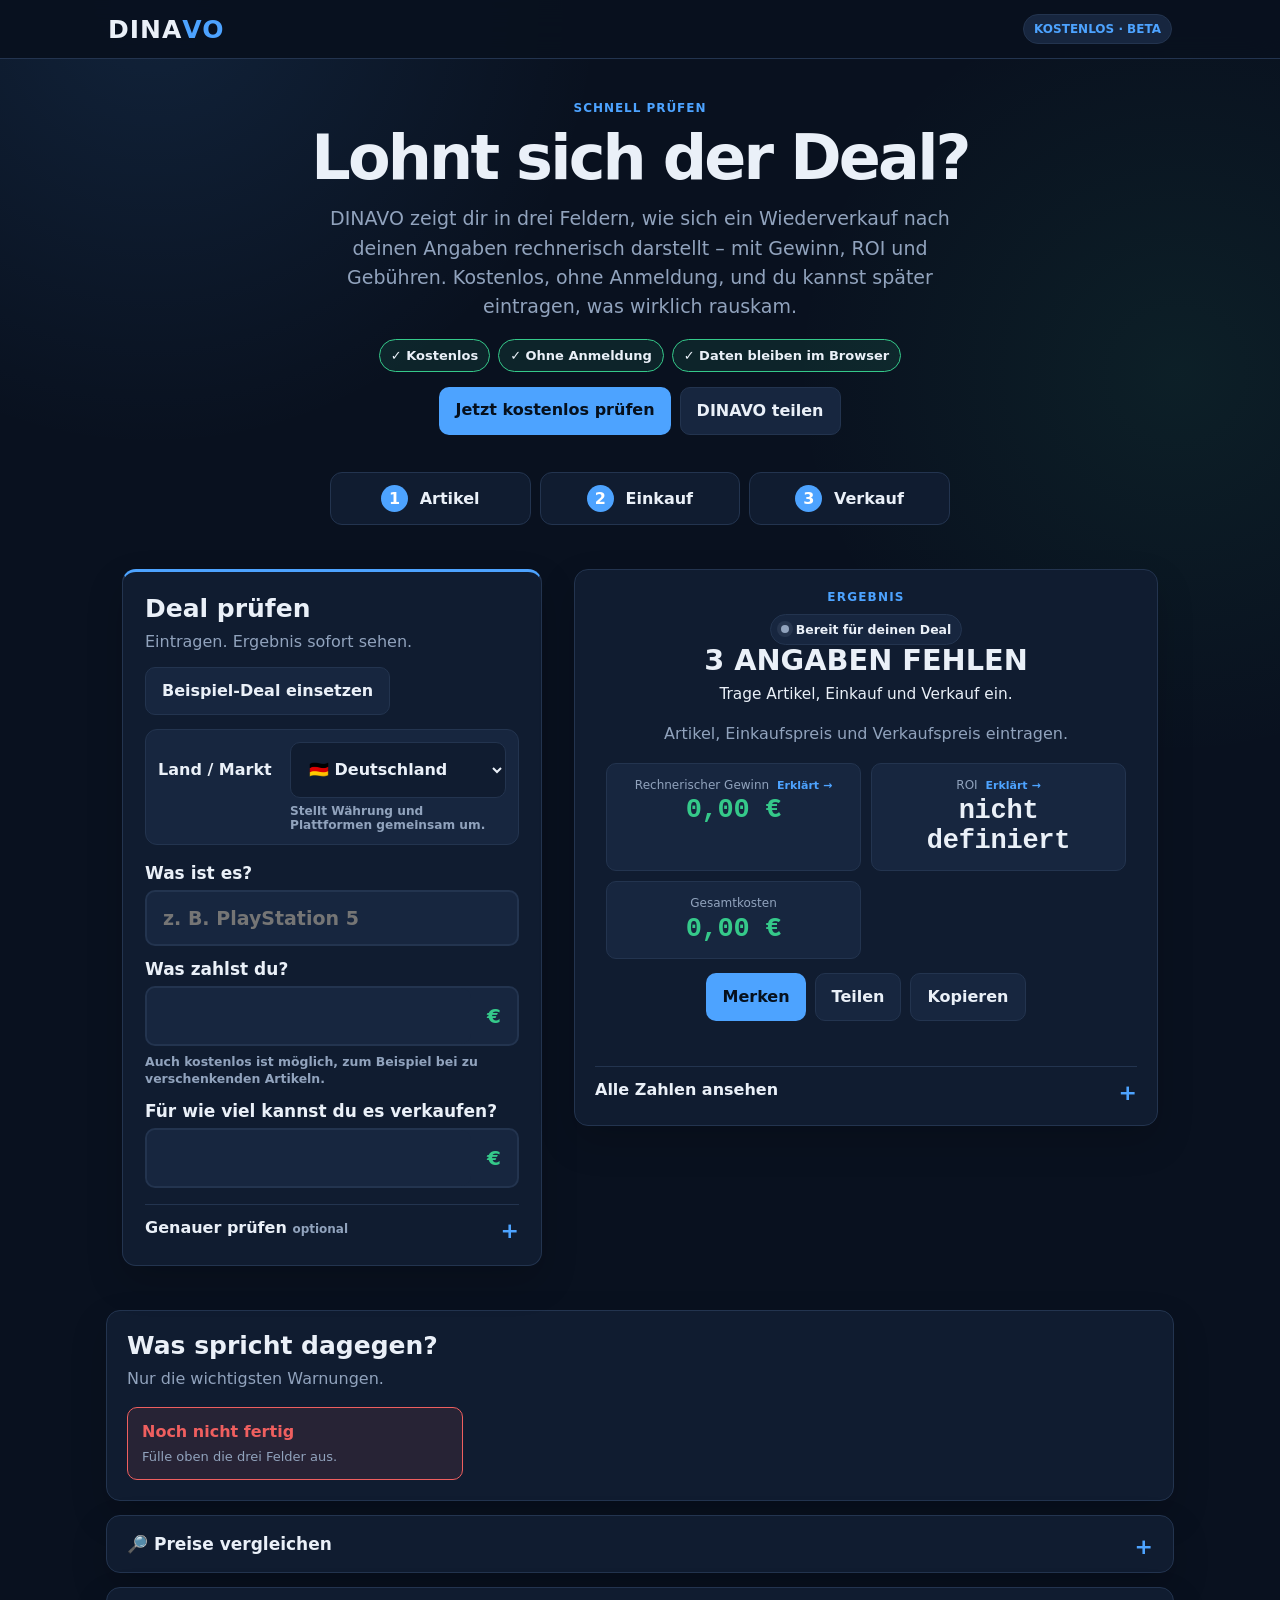
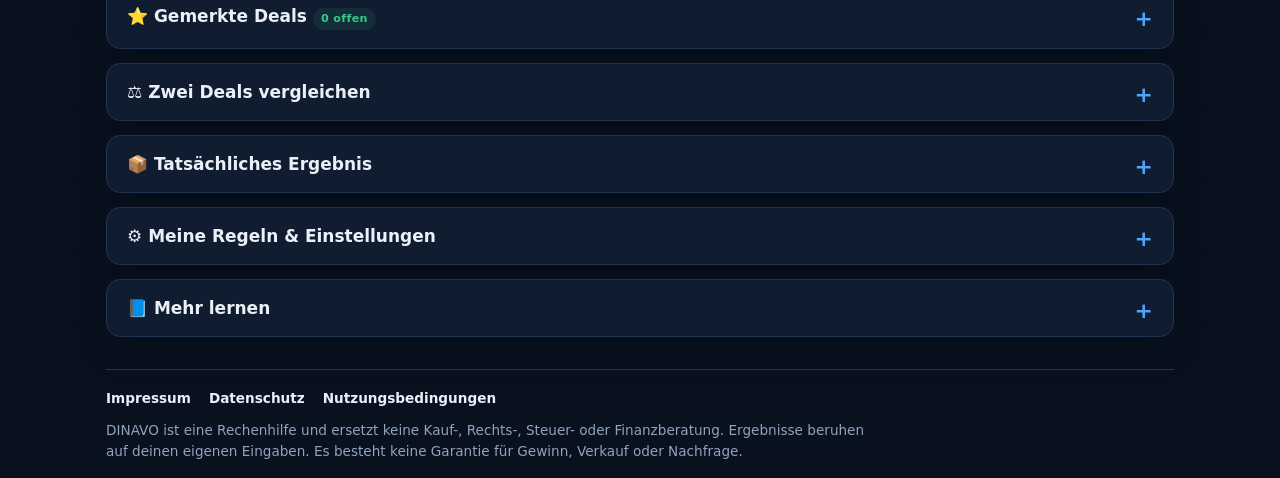
<file: index.html>
<!doctype html>
<html lang="de">
<head>
<meta charset="utf-8">
<meta name="viewport" content="width=device-width,initial-scale=1,viewport-fit=cover">
<meta name="theme-color" content="#09111f">
<meta name="apple-mobile-web-app-capable" content="yes">
<meta name="apple-mobile-web-app-status-bar-style" content="black-translucent">
<meta name="apple-mobile-web-app-title" content="DINAVO">
<meta name="description" content="Prüfe Gewinn, ROI und Gebühren eines Reselling-Deals kostenlos mit DINAVO – ohne Anmeldung und mit lokaler Datenspeicherung im Browser.">
<meta name="robots" content="index,follow,max-image-preview:large">
<link rel="canonical" href="https://dealfaz.dealfaz-social.workers.dev/">
<link rel="manifest" href="/manifest.webmanifest">
<link rel="icon" href="/icon.svg" type="image/svg+xml">
<link rel="apple-touch-icon" sizes="180x180" href="/icon-180.png">
<meta property="og:type" content="website">
<meta property="og:locale" content="de_DE">
<meta property="og:site_name" content="DINAVO">
<meta property="og:title" content="Lohnt sich der Deal? Kostenlos mit DINAVO prüfen">
<meta property="og:description" content="Einkauf, Verkauf und Gebühren eingeben. DINAVO zeigt dir sofort Gewinn und ROI – kostenlos und ohne Anmeldung.">
<meta property="og:url" content="https://dealfaz.dealfaz-social.workers.dev/">
<meta property="og:image" content="https://dealfaz.dealfaz-social.workers.dev/social-card.png">
<meta property="og:image:secure_url" content="https://dealfaz.dealfaz-social.workers.dev/social-card.png">
<meta property="og:image:type" content="image/png">
<meta property="og:image:width" content="1200">
<meta property="og:image:height" content="630">
<meta property="og:image:alt" content="DINAVO – kostenloser Deal-Check ohne Anmeldung">
<meta name="twitter:card" content="summary_large_image">
<meta name="twitter:title" content="Lohnt sich der Deal? Kostenlos mit DINAVO prüfen">
<meta name="twitter:description" content="Gewinn, ROI und Gebühren kostenlos berechnen – ohne Anmeldung.">
<meta name="twitter:image" content="https://dealfaz.dealfaz-social.workers.dev/social-card.png">
<meta name="twitter:image:alt" content="DINAVO – kostenloser Deal-Check ohne Anmeldung">
<title>DINAVO – Deal einfach prüfen</title>
<script type="application/ld+json">{"@context":"https://schema.org","@type":"WebApplication","name":"DINAVO","url":"https://dealfaz.dealfaz-social.workers.dev/","description":"Kostenlose browserbasierte Reselling-Entscheidungshilfe für Deutschland, Österreich und die Schweiz.","applicationCategory":"BusinessApplication","operatingSystem":"Web","offers":{"@type":"Offer","price":"0","priceCurrency":"EUR"}}</script>
<link rel="stylesheet" href="/style.css">
</head>
<body>
<header><div class="bar"><a class="brand" href="/" aria-label="DINAVO Startseite">DINA<b>VO</b></a><span class="pill">KOSTENLOS · BETA</span></div></header>
<main class="wrap">
<section class="hero simpleHero">
  <div class="eyebrow">SCHNELL PRÜFEN</div>
  <h1>Lohnt sich der Deal?</h1>
  <p class="lead">DINAVO zeigt dir in drei Feldern, wie sich ein Wiederverkauf nach deinen Angaben rechnerisch darstellt – mit Gewinn, ROI und Gebühren. Kostenlos, ohne Anmeldung, und du kannst später eintragen, was wirklich rauskam.</p>
  <div class="trustPoints" aria-label="Vorteile der kostenlosen Beta">
    <span>✓ Kostenlos</span><span>✓ Ohne Anmeldung</span><span>✓ Daten bleiben im Browser</span>
  </div>
  <div class="actions heroActions"><a class="btn" href="#check">Jetzt kostenlos prüfen</a><button id="shareBeta" class="secondary" type="button">DINAVO teilen</button></div>
  <p id="shareBetaStatus" class="mini shareStatus" role="status" aria-live="polite"></p>
  <div class="threeSteps" aria-label="Drei Schritte"><span><b>1</b> Artikel</span><span><b>2</b> Einkauf</span><span><b>3</b> Verkauf</span></div>
</section>

<div class="app" data-app>
<section class="panel easyCheck form" id="check" data-form>
  <div class="sectionHead"><div><h2>Deal prüfen</h2><p>Eintragen. Ergebnis sofort sehen.</p></div></div>
  <div class="actions exampleActions"><button id="exampleDeal" class="secondary" type="button">Beispiel-Deal einsetzen</button></div>
  <label class="marketSelector" for="country"><span>Land / Markt</span><select id="country"><option value="DE">🇩🇪 Deutschland</option><option value="AT">🇦🇹 Österreich</option><option value="CH">🇨🇭 Schweiz</option></select><small>Stellt Währung und Plattformen gemeinsam um.</small></label>
  <div class="easyFields">
    <label class="easyField" for="product"><span>Was ist es?</span><input id="product" maxlength="120" placeholder="z. B. PlayStation 5" autocomplete="off"></label>
    <label class="easyField" for="buy"><span>Was zahlst du?</span><div class="moneyInput"><input id="buy" type="number" min="0" step="0.01" inputmode="decimal" aria-describedby="buyHint"><b data-currency-symbol>€</b></div><small id="buyHint" class="fieldHint">Auch kostenlos ist möglich, zum Beispiel bei zu verschenkenden Artikeln.</small></label>
    <label class="easyField" for="sell"><span>Für wie viel kannst du es verkaufen?</span><div class="moneyInput"><input id="sell" type="number" min="0" step="0.01" inputmode="decimal"><b data-currency-symbol>€</b></div></label>
  </div>
  <details class="advancedBox">
    <summary>Genauer prüfen <span>optional</span></summary>
    <div class="advancedGrid">
      <label class="f span2" for="platform">Verkaufsplattform<select id="platform" aria-describedby="platformNote"></select></label>
      <label class="f span2" id="customPlatformField" for="customPlatform" hidden>Andere Plattform<input id="customPlatform" maxlength="80" placeholder="Name der Plattform" autocomplete="off"></label>
      <label class="f financeField" for="feePercent">Plattformgebühr (%)<input id="feePercent" type="number" min="0" max="100" step="0.01" value="0" inputmode="decimal"></label>
      <label class="f moneyField" for="feeFixed">Fixgebühr<input id="feeFixed" type="number" min="0" step="0.01" value="0" inputmode="decimal"></label>
      <label class="f moneyField" for="shipping">Versand<input id="shipping" type="number" min="0" step="0.01" value="0" inputmode="decimal"></label>
      <label class="f moneyField" for="costsExtra">Weitere Kosten<input id="costsExtra" type="number" min="0" step="0.01" value="0" inputmode="decimal"></label>
      <input id="cost" type="hidden" value="0">
      <div id="platformNote" class="platformNote span2" role="note"></div>
      <div class="costSummary span2" aria-live="polite">
        <div><span>Gebühr</span><strong id="feeAmount" class="moneyValue">0,00 €</strong></div>
        <div><span>Versand</span><strong id="shippingAmount" class="moneyValue">0,00 €</strong></div>
        <div><span>Weitere Kosten</span><strong id="extraAmount" class="moneyValue">0,00 €</strong></div>
        <div><span>Gesamtkosten</span><strong id="costAmount" class="moneyValue">0,00 €</strong></div>
      </div>
    </div>
    <details class="dnv-more">
      <summary>Genauer rechnen <span>optional</span></summary>
      <div class="advancedGrid dnv-more-body">
        <label class="f" for="sold">Verkaufte Vergleiche<input id="sold" type="number" min="0" value="0"></label>
        <label class="f" for="active">Aktive Vergleiche<input id="active" type="number" min="0" value="0"></label>
        <label class="f" for="comps">Gute Preisvergleiche<input id="comps" type="number" min="0" value="0"></label>
        <label class="f" for="certainty">Wie ähnlich? 1–5<input id="certainty" type="number" min="1" max="5" value="3"></label>
        <label class="f" for="risk">Risiko 1–5<input id="risk" type="number" min="1" max="5" value="3" inputmode="numeric"></label>
        <label class="f" for="target">Gewünschter ROI (%)<input id="target" type="number" min="0" max="500" value="25"></label>
        <label class="f" for="days">Verkauf in Tagen<input id="days" type="number" min="1" value="30" inputmode="numeric"></label>
      </div>
    </details>
  </details>
</section>

<section id="resultCard" class="result result-card simpleResult" data-result data-state="" aria-live="polite">
  <div class="resultLabel">ERGEBNIS</div>
  <div id="basisStatus" class="resultBasis" data-basis="empty"><span aria-hidden="true"></span><strong>Bereit für deinen Deal</strong></div>
  <div class="bigVerdict verdict" id="verdict" data-verdict>–</div>
  <p id="verdictReason" class="verdictReason" data-verdict-reason>Trage Artikel, Einkauf und Verkauf ein.</p>
  <p id="summary">–</p>
  <div class="heroNumbers" data-secondary><div data-metric><span>Rechnerischer Gewinn <a id="profitMetricLink" class="metricLink" href="/reselling-rechner/">Erklärt →</a></span><strong id="profit" class="moneyValue" data-amount>–</strong></div><div data-metric><span>ROI <a id="roiMetricLink" class="metricLink" href="/roi-reselling/">Erklärt →</a></span><strong id="roi">–</strong></div><div data-metric><span>Gesamtkosten</span><strong id="resultCosts" class="moneyValue">–</strong></div></div>
  <div id="personalEstimate" data-factor hidden role="status"></div>
  <div id="gate" class="gate" hidden></div>
  <div id="resultFollowup" class="resultFollowup" hidden>
    <strong>Merken und später mit dem echten Ergebnis abgleichen</strong>
    <p>So erkennt DINAVO, wie deine Schätzungen von deinen tatsächlichen Verkäufen abweichen.</p>
    <div class="actions"><button id="saveForResult" type="button">Merken & später abgleichen</button><a id="openOutcomes" class="btn secondary" href="#realitaet">Offene Ergebnisse ansehen</a></div>
  </div>
  <div class="actions mainActions"><button id="save" type="button">Merken</button><button id="share" class="secondary" type="button">Teilen</button><button id="copy" class="secondary" type="button">Kopieren</button></div>
  <p id="actionStatus" class="mini actionStatus" role="status" aria-live="polite"></p>
  <details class="advancedBox resultDetails">
    <summary>Alle Zahlen ansehen</summary>
    <div class="scoreTruth" role="note">Diese Bewertungen beruhen nur auf deinen Eingaben, nicht auf unabhängigen Marktdaten.</div>
    <div class="evidence"><div class="ev">Verkäufe / Angebote <a id="sellRateMetricLink" class="metricLink" href="/sell-through/">Erklärt →</a><strong id="sth">–</strong></div><div class="ev">Qualität deiner Angaben<strong id="quality">–</strong><small>Bewertet Vollständigkeit und Umfang deiner Eingaben.</small></div></div>
    <div class="metrics"><div class="metric" id="scoreCard"><span>Eingabe-Score</span><strong><span id="score">–</span>/100</strong></div><div class="metric"><span>Marge</span><strong id="margin">–</strong></div><div class="metric"><span>ROI / 30 Tage</span><strong id="roi30">–</strong></div><div class="metric"><span>Max. Einkauf <a id="maxBuyMetricLink" class="metricLink" href="/maximaler-einkaufspreis/">Erklärt →</a></span><strong id="maxbuy" class="moneyValue">–</strong></div></div>
    <div class="scenarios"><div class="scenario"><b>Vorsichtig</b><span id="worst" class="moneyValue">–</span></div><div class="scenario"><b>Normal</b><span id="real" class="moneyValue">–</span></div><div class="scenario"><b>Sehr gut</b><span id="bestcase" class="moneyValue">–</span></div></div>
  </details>
</section>
<aside id="dataSafetyNotice" class="dataSafetyNotice" role="status" aria-live="polite" hidden><div><strong id="dataSafetyTitle">Deine Daten bleiben in diesem Browser</strong><p id="dataSafetyText">Browserdaten können gelöscht werden und werden nicht automatisch auf andere Geräte übertragen. Lade jetzt ein Backup herunter.</p></div><div class="actions"><button id="backupNow" type="button">Backup herunterladen</button><button id="backupLater" class="secondary" type="button">Später erinnern</button></div></aside>
</div>

<section class="panel simpleWhy" id="counter"><h2>Was spricht dagegen?</h2><p>Nur die wichtigsten Warnungen.</p><div class="counters" id="counterList"></div></section>

<details class="toolBox" id="markets"><summary>🔎 Preise vergleichen</summary><div class="toolBody"><p>Öffne Originalseiten und prüfe den Markt. Die Links enthalten keine Affiliate-Parameter.</p><div class="markets" id="marketLinks"></div></div></details>

<details class="toolBox" id="watchlist"><summary>⭐ Gemerkte Deals <span id="openDealCount" class="countBadge">0 offen</span></summary><div class="toolBody"><p>Alles bleibt auf diesem Gerät. Ein JSON-Backup lässt sich auf einem anderen Gerät wieder laden.</p><div class="actions"><button id="exportJson" class="secondary">Backup</button><button id="exportCsv" class="secondary">CSV</button><button id="importJson" class="secondary">Backup laden</button><button id="clearWatch" class="danger">Offene Deals löschen</button><input id="importFile" type="file" accept="application/json" hidden></div><p id="backupStatus" class="mini" role="status" aria-live="polite"></p><div id="watch"></div></div></details>

<details class="toolBox" id="battle"><summary>⚖️ Zwei Deals vergleichen</summary><div class="toolBody"><h2>Deal-Vergleich</h2><div class="battle"><div class="battleCard"><h3>Deal A</h3><p id="battleA">–</p><p id="battleAHint" class="battleHint">Kommt aus deinem Deal oben. Trage dort Artikel, Einkauf und Verkauf ein.</p></div><div class="battleCard"><h3>Deal B</h3><div class="advancedGrid"><label class="f" for="bName">Name<input id="bName" placeholder="Alternative"></label><label class="f moneyField" for="bBuy">Einkauf<input id="bBuy" type="number" min="0" value="200"></label><label class="f moneyField" for="bSell">Verkauf<input id="bSell" type="number" min="0" value="290"></label><label class="f moneyField" for="bCost">Kosten<input id="bCost" type="number" min="0" value="25"></label><label class="f" for="bRisk">Risiko 1–5<input id="bRisk" type="number" min="1" max="5" value="3"></label><label class="f" for="bDays">Tage<input id="bDays" type="number" min="1" value="30"></label></div><p id="battleB">–</p></div></div><div id="battleWinner" class="winner neutral">Noch kein eindeutiger Vergleich.</div></div></details>

<details class="toolBox" id="realitaet"><summary>📦 Tatsächliches Ergebnis</summary><div class="toolBody"><h2>Was kam wirklich raus?</h2><p>Trage später ein, ob und zu welchen Bedingungen der Deal abgeschlossen wurde.</p><div id="factorPanel" class="factorBox" role="status"></div><div class="actions"><button id="saveForecast">Erwartung merken</button><button id="exportOutcomes" class="secondary">Ergebnisse als CSV</button></div><div id="forecastList"></div><div class="innerBox"><h3>Ergebnis eintragen</h3><input id="selectedForecast" type="hidden"><div class="advancedGrid"><label class="f" for="actualSold">Ausgang<select id="actualSold"><option value="true">Verkauft</option><option value="false">Nicht verkauft</option></select></label><label class="f moneyField" for="actualSell" id="actualSellField">Verkaufspreis<input id="actualSell" type="number" min="0" step="0.01"></label><label class="f moneyField" for="actualCost">Tatsächliche Kosten<input id="actualCost" type="number" min="0" step="0.01"></label><label class="f" for="actualDays">Tatsächliche Tage<input id="actualDays" type="number" min="1" step="1" required></label><label class="f" for="actualMinutes">Arbeitsaufwand (Minuten)<input id="actualMinutes" type="number" min="1" step="1" placeholder="z. B. 45" required></label><label class="f span2" for="actualNote">Notiz (optional)<input id="actualNote" maxlength="500" placeholder="z. B. Preis nachverhandelt"></label></div><div class="actions"><button id="saveOutcome">Ergebnis speichern</button></div><p id="outcomeHint">Wähle zuerst eine gemerkte Erwartung.</p></div><div id="outcomeList"></div></div></details>

<details class="toolBox" id="rules">
  <summary>⚙️ Meine Regeln & Einstellungen</summary>
  <div class="toolBody">
    <h2>Eigene Grenzen</h2>
    <div class="advancedGrid">
      <label class="f moneyField" for="ruleProfit">Mindestens Gewinn<input id="ruleProfit" type="number" min="0" value="20"></label>
      <label class="f financeField" for="ruleRoi">Mindestens ROI (%)<input id="ruleRoi" type="number" min="0" value="30"></label>
      <label class="f" for="ruleRisk">Höchstens Risiko<input id="ruleRisk" type="number" min="1" max="5" value="3"></label>
      <label class="f" for="ruleQuality">Mindestens Datenqualität (1–5)<input id="ruleQuality" type="number" min="1" max="5" value="2"></label>
    </div>
    <div class="actions"><button id="saveRules">Regeln speichern</button></div>
    <p id="ruleStatus"></p>
    <div class="innerBox">
      <h3>Rechner-Einstellungen</h3>
      <div class="advancedGrid">
        <label class="f" for="defaultPlatform">Standard-Plattform<select id="defaultPlatform"></select></label>
        <div class="settingReadout"><span>Währung folgt dem Markt</span><strong id="currencyDisplay">EUR · Euro</strong></div>
      </div>
      <div class="yearSummary"><span>Realisierter Gewinn <b id="profitYtdYear"></b></span><strong id="profitYtd" class="moneyValue">0,00 €</strong></div>
      <div class="actions"><button id="saveSettings">Einstellungen speichern</button></div>
      <p id="settingsStatus" class="mini" role="status">Der Jahresgewinn wird aus verkauften Abschlüssen automatisch berechnet.</p>
      <div class="privacyDelete">
        <button id="clearAllData" class="danger">Alle lokalen DINAVO-Daten löschen</button>
        <p id="privacyDeleteStatus" class="mini" role="status">Löscht Deals, Ergebnisse, Korrekturfaktoren, Regeln und Einstellungen auf diesem Gerät.</p>
      </div>
    </div>
  </div>
</details>

<details class="toolBox" id="wissen"><summary>📘 Mehr lernen</summary><div class="toolBody"><div class="markets"><a class="market" href="/reselling-rechner/"><strong>Gewinn berechnen</strong><span>Einfach erklärt →</span></a><a class="market" href="/maximaler-einkaufspreis/"><strong>Maximal einkaufen</strong><span>Einfach erklärt →</span></a><a class="market" href="/roi-reselling/"><strong>ROI verstehen</strong><span>Einfach erklärt →</span></a><a class="market" href="/sell-through/"><strong>Verkäufe vergleichen</strong><span>Einfach erklärt →</span></a></div></div></details>

<footer class="siteFooter" data-legal>
  <nav aria-label="Rechtliche Informationen">
    <a href="/impressum/">Impressum</a>
    <a href="/datenschutz/">Datenschutz</a>
    <a href="/nutzungsbedingungen/">Nutzungsbedingungen</a>
  </nav>
  <p>DINAVO ist eine Rechenhilfe und ersetzt keine Kauf-, Rechts-, Steuer- oder Finanzberatung. Ergebnisse beruhen auf deinen eigenen Eingaben. Es besteht keine Garantie für Gewinn, Verkauf oder Nachfrage.</p>
</footer>
</main>
<nav class="tabbar" data-tabbar aria-label="DINAVO Hauptnavigation">
  <a href="#check" aria-current="page">Prüfen</a>
  <a href="#watchlist">Meine Deals</a>
  <a href="#wissen">Mehr</a>
</nav>
<script src="/data-store.js" defer></script>
<script src="/app.js" defer></script>
<script src="/analytics.js" defer></script>
</body></html>
</file>
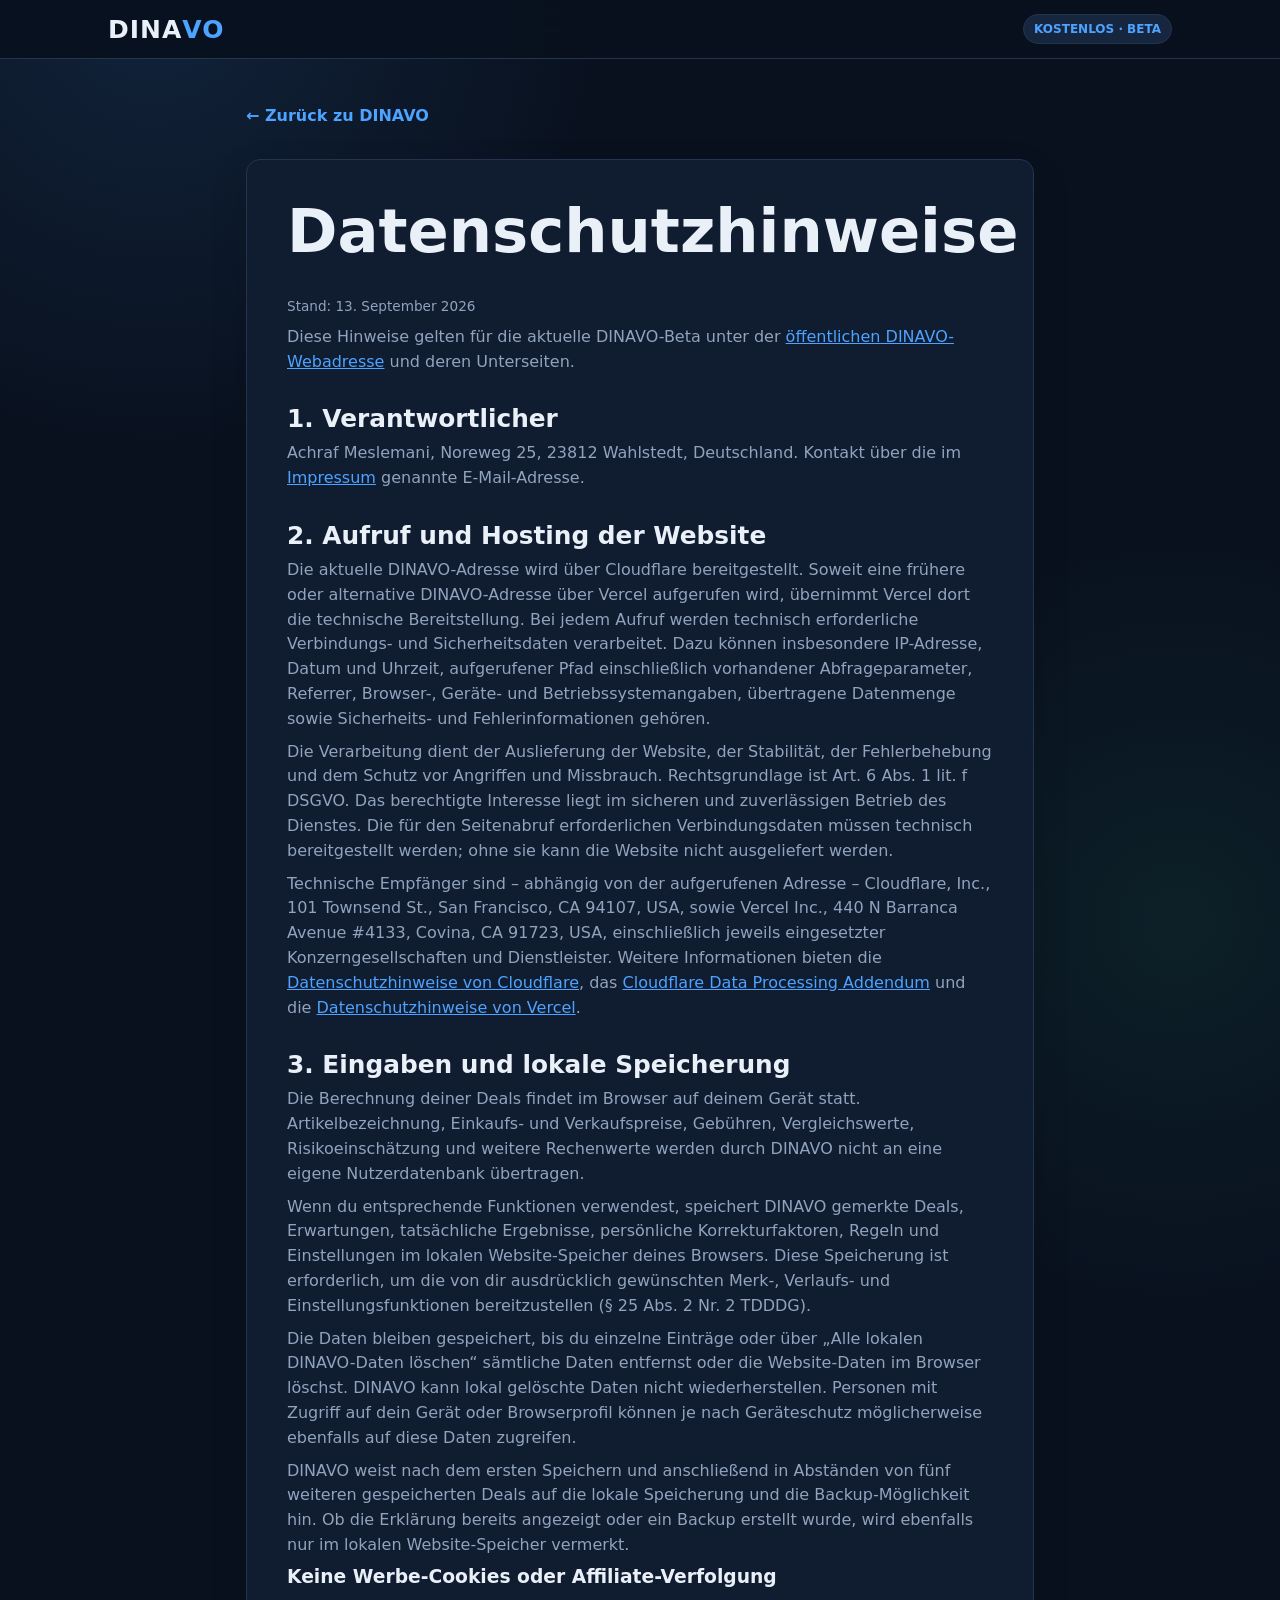
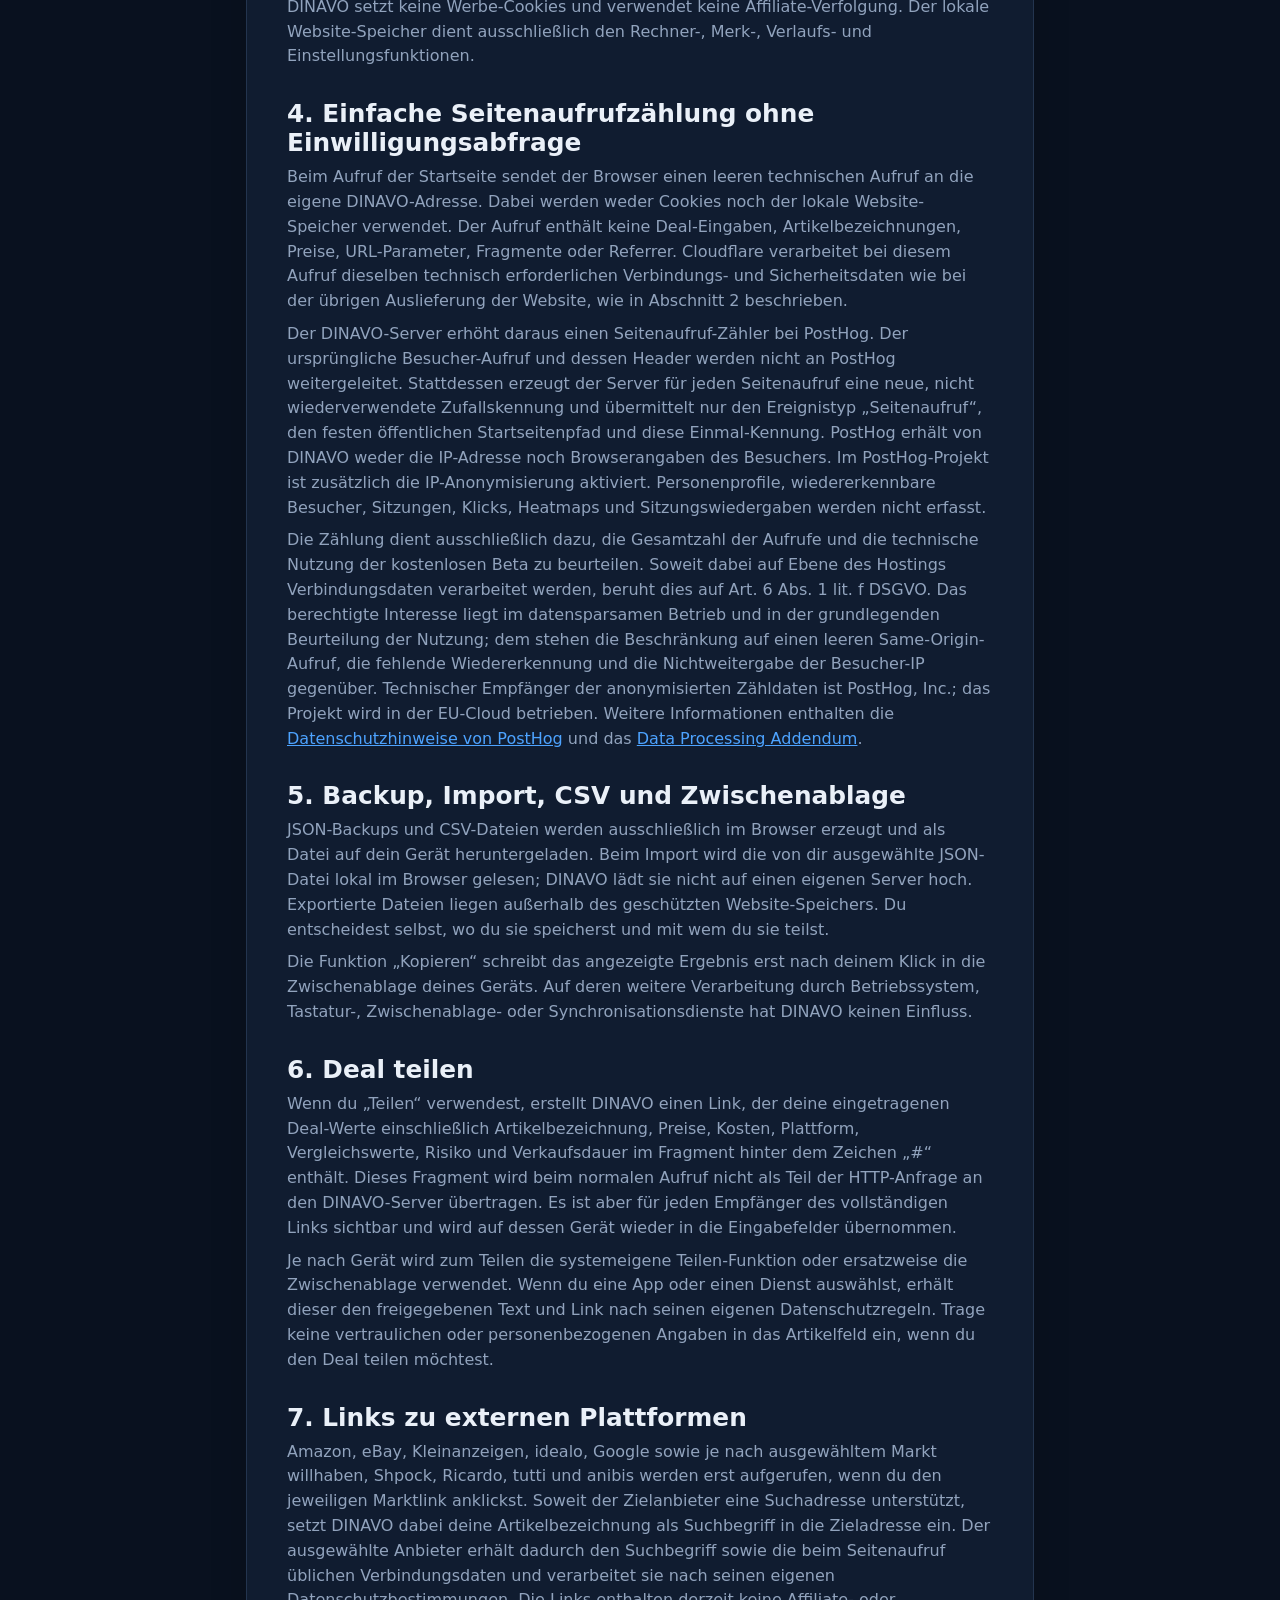
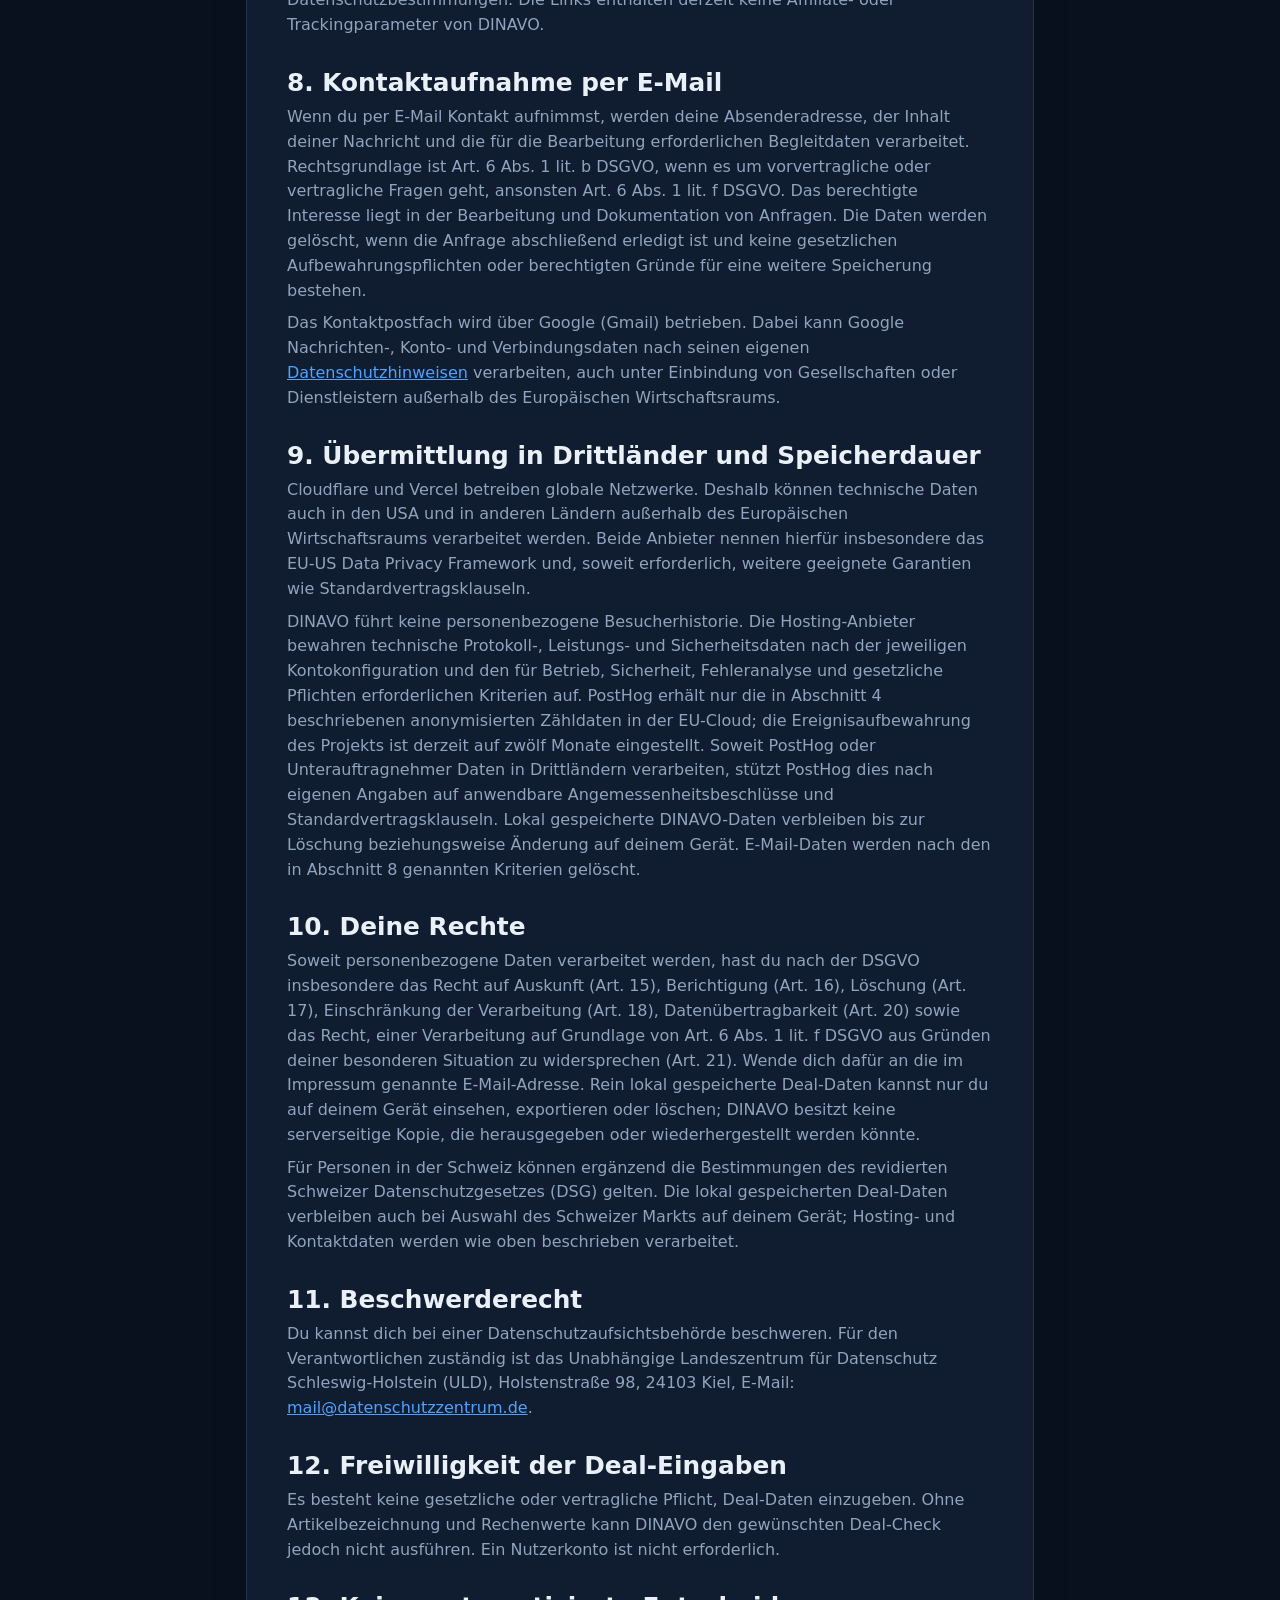
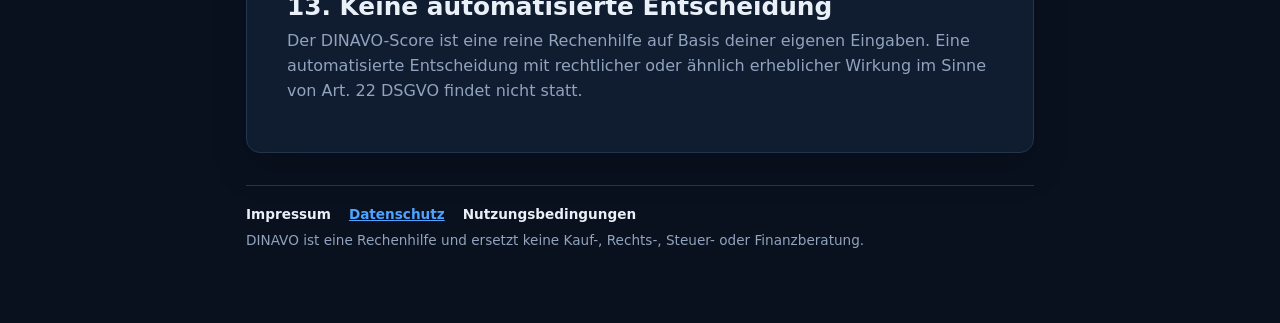
<file: datenschutz/index.html>
<!doctype html>
<html lang="de">
<head>
  <meta charset="utf-8">
  <meta name="viewport" content="width=device-width,initial-scale=1,viewport-fit=cover">
  <meta name="theme-color" content="#09111f">
  <meta name="robots" content="index,follow">
  <meta name="description" content="Datenschutzhinweise für DINAVO zu Hosting, Seitenaufrufzählung, lokaler Speicherung, Teilen, Exporten und externen Marktlinks.">
  <link rel="canonical" href="https://dealfaz.dealfaz-social.workers.dev/datenschutz/">
  <link rel="manifest" href="/manifest.webmanifest">
  <link rel="icon" href="/icon.svg" type="image/svg+xml">
  <link rel="stylesheet" href="/style.css">
  <title>Datenschutzhinweise | DINAVO</title>
</head>
<body>
  <header><div class="bar"><a class="brand" href="/" aria-label="DINAVO Startseite">DINA<b>VO</b></a><span class="pill">KOSTENLOS · BETA</span></div></header>
  <main class="legalDocument">
    <a class="backLink" href="/">← Zurück zu DINAVO</a>
    <article>
      <h1>Datenschutzhinweise</h1>
      <p class="legalDate">Stand: 13. September 2026</p>
      <p>Diese Hinweise gelten für die aktuelle DINAVO-Beta unter der <a href="https://dealfaz.dealfaz-social.workers.dev/">öffentlichen DINAVO-Webadresse</a> und deren Unterseiten.</p>

      <h2>1. Verantwortlicher</h2>
      <p>Achraf Meslemani, Noreweg 25, 23812 Wahlstedt, Deutschland. Kontakt über die im <a href="/impressum/">Impressum</a> genannte E-Mail-Adresse.</p>

      <h2>2. Aufruf und Hosting der Website</h2>
      <p>Die aktuelle DINAVO-Adresse wird über Cloudflare bereitgestellt. Soweit eine frühere oder alternative DINAVO-Adresse über Vercel aufgerufen wird, übernimmt Vercel dort die technische Bereitstellung. Bei jedem Aufruf werden technisch erforderliche Verbindungs- und Sicherheitsdaten verarbeitet. Dazu können insbesondere IP-Adresse, Datum und Uhrzeit, aufgerufener Pfad einschließlich vorhandener Abfrageparameter, Referrer, Browser-, Geräte- und Betriebssystemangaben, übertragene Datenmenge sowie Sicherheits- und Fehlerinformationen gehören.</p>
      <p>Die Verarbeitung dient der Auslieferung der Website, der Stabilität, der Fehlerbehebung und dem Schutz vor Angriffen und Missbrauch. Rechtsgrundlage ist Art. 6 Abs. 1 lit. f DSGVO. Das berechtigte Interesse liegt im sicheren und zuverlässigen Betrieb des Dienstes. Die für den Seitenabruf erforderlichen Verbindungsdaten müssen technisch bereitgestellt werden; ohne sie kann die Website nicht ausgeliefert werden.</p>
      <p>Technische Empfänger sind – abhängig von der aufgerufenen Adresse – Cloudflare, Inc., 101 Townsend St., San Francisco, CA 94107, USA, sowie Vercel Inc., 440 N Barranca Avenue #4133, Covina, CA 91723, USA, einschließlich jeweils eingesetzter Konzerngesellschaften und Dienstleister. Weitere Informationen bieten die <a href="https://www.cloudflare.com/privacypolicy/" rel="noopener noreferrer">Datenschutzhinweise von Cloudflare</a>, das <a href="https://www.cloudflare.com/cloudflare-customer-dpa/" rel="noopener noreferrer">Cloudflare Data Processing Addendum</a> und die <a href="https://vercel.com/legal/privacy-notice" rel="noopener noreferrer">Datenschutzhinweise von Vercel</a>.</p>

      <h2>3. Eingaben und lokale Speicherung</h2>
      <p>Die Berechnung deiner Deals findet im Browser auf deinem Gerät statt. Artikelbezeichnung, Einkaufs- und Verkaufspreise, Gebühren, Vergleichswerte, Risikoeinschätzung und weitere Rechenwerte werden durch DINAVO nicht an eine eigene Nutzerdatenbank übertragen.</p>
      <p>Wenn du entsprechende Funktionen verwendest, speichert DINAVO gemerkte Deals, Erwartungen, tatsächliche Ergebnisse, persönliche Korrekturfaktoren, Regeln und Einstellungen im lokalen Website-Speicher deines Browsers. Diese Speicherung ist erforderlich, um die von dir ausdrücklich gewünschten Merk-, Verlaufs- und Einstellungsfunktionen bereitzustellen (§ 25 Abs. 2 Nr. 2 TDDDG).</p>
      <p>Die Daten bleiben gespeichert, bis du einzelne Einträge oder über „Alle lokalen DINAVO-Daten löschen“ sämtliche Daten entfernst oder die Website-Daten im Browser löschst. DINAVO kann lokal gelöschte Daten nicht wiederherstellen. Personen mit Zugriff auf dein Gerät oder Browserprofil können je nach Geräteschutz möglicherweise ebenfalls auf diese Daten zugreifen.</p>
      <p>DINAVO weist nach dem ersten Speichern und anschließend in Abständen von fünf weiteren gespeicherten Deals auf die lokale Speicherung und die Backup-Möglichkeit hin. Ob die Erklärung bereits angezeigt oder ein Backup erstellt wurde, wird ebenfalls nur im lokalen Website-Speicher vermerkt.</p>

      <h3>Keine Werbe-Cookies oder Affiliate-Verfolgung</h3>
      <p>DINAVO setzt keine Werbe-Cookies und verwendet keine Affiliate-Verfolgung. Der lokale Website-Speicher dient ausschließlich den Rechner-, Merk-, Verlaufs- und Einstellungsfunktionen.</p>

      <h2 id="reichweitenmessung">4. Einfache Seitenaufrufzählung ohne Einwilligungsabfrage</h2>
      <p>Beim Aufruf der Startseite sendet der Browser einen leeren technischen Aufruf an die eigene DINAVO-Adresse. Dabei werden weder Cookies noch der lokale Website-Speicher verwendet. Der Aufruf enthält keine Deal-Eingaben, Artikelbezeichnungen, Preise, URL-Parameter, Fragmente oder Referrer. Cloudflare verarbeitet bei diesem Aufruf dieselben technisch erforderlichen Verbindungs- und Sicherheitsdaten wie bei der übrigen Auslieferung der Website, wie in Abschnitt 2 beschrieben.</p>
      <p>Der DINAVO-Server erhöht daraus einen Seitenaufruf-Zähler bei PostHog. Der ursprüngliche Besucher-Aufruf und dessen Header werden nicht an PostHog weitergeleitet. Stattdessen erzeugt der Server für jeden Seitenaufruf eine neue, nicht wiederverwendete Zufallskennung und übermittelt nur den Ereignistyp „Seitenaufruf“, den festen öffentlichen Startseitenpfad und diese Einmal-Kennung. PostHog erhält von DINAVO weder die IP-Adresse noch Browserangaben des Besuchers. Im PostHog-Projekt ist zusätzlich die IP-Anonymisierung aktiviert. Personenprofile, wiedererkennbare Besucher, Sitzungen, Klicks, Heatmaps und Sitzungswiedergaben werden nicht erfasst.</p>
      <p>Die Zählung dient ausschließlich dazu, die Gesamtzahl der Aufrufe und die technische Nutzung der kostenlosen Beta zu beurteilen. Soweit dabei auf Ebene des Hostings Verbindungsdaten verarbeitet werden, beruht dies auf Art. 6 Abs. 1 lit. f DSGVO. Das berechtigte Interesse liegt im datensparsamen Betrieb und in der grundlegenden Beurteilung der Nutzung; dem stehen die Beschränkung auf einen leeren Same-Origin-Aufruf, die fehlende Wiedererkennung und die Nichtweitergabe der Besucher-IP gegenüber. Technischer Empfänger der anonymisierten Zähldaten ist PostHog, Inc.; das Projekt wird in der EU-Cloud betrieben. Weitere Informationen enthalten die <a href="https://posthog.com/privacy" rel="noopener noreferrer">Datenschutzhinweise von PostHog</a> und das <a href="https://posthog.com/dpa" rel="noopener noreferrer">Data Processing Addendum</a>.</p>

      <h2>5. Backup, Import, CSV und Zwischenablage</h2>
      <p>JSON-Backups und CSV-Dateien werden ausschließlich im Browser erzeugt und als Datei auf dein Gerät heruntergeladen. Beim Import wird die von dir ausgewählte JSON-Datei lokal im Browser gelesen; DINAVO lädt sie nicht auf einen eigenen Server hoch. Exportierte Dateien liegen außerhalb des geschützten Website-Speichers. Du entscheidest selbst, wo du sie speicherst und mit wem du sie teilst.</p>
      <p>Die Funktion „Kopieren“ schreibt das angezeigte Ergebnis erst nach deinem Klick in die Zwischenablage deines Geräts. Auf deren weitere Verarbeitung durch Betriebssystem, Tastatur-, Zwischenablage- oder Synchronisationsdienste hat DINAVO keinen Einfluss.</p>

      <h2>6. Deal teilen</h2>
      <p>Wenn du „Teilen“ verwendest, erstellt DINAVO einen Link, der deine eingetragenen Deal-Werte einschließlich Artikelbezeichnung, Preise, Kosten, Plattform, Vergleichswerte, Risiko und Verkaufsdauer im Fragment hinter dem Zeichen „#“ enthält. Dieses Fragment wird beim normalen Aufruf nicht als Teil der HTTP-Anfrage an den DINAVO-Server übertragen. Es ist aber für jeden Empfänger des vollständigen Links sichtbar und wird auf dessen Gerät wieder in die Eingabefelder übernommen.</p>
      <p>Je nach Gerät wird zum Teilen die systemeigene Teilen-Funktion oder ersatzweise die Zwischenablage verwendet. Wenn du eine App oder einen Dienst auswählst, erhält dieser den freigegebenen Text und Link nach seinen eigenen Datenschutzregeln. Trage keine vertraulichen oder personenbezogenen Angaben in das Artikelfeld ein, wenn du den Deal teilen möchtest.</p>

      <h2>7. Links zu externen Plattformen</h2>
      <p>Amazon, eBay, Kleinanzeigen, idealo, Google sowie je nach ausgewähltem Markt willhaben, Shpock, Ricardo, tutti und anibis werden erst aufgerufen, wenn du den jeweiligen Marktlink anklickst. Soweit der Zielanbieter eine Suchadresse unterstützt, setzt DINAVO dabei deine Artikelbezeichnung als Suchbegriff in die Zieladresse ein. Der ausgewählte Anbieter erhält dadurch den Suchbegriff sowie die beim Seitenaufruf üblichen Verbindungsdaten und verarbeitet sie nach seinen eigenen Datenschutzbestimmungen. Die Links enthalten derzeit keine Affiliate- oder Trackingparameter von DINAVO.</p>

      <h2>8. Kontaktaufnahme per E-Mail</h2>
      <p>Wenn du per E-Mail Kontakt aufnimmst, werden deine Absenderadresse, der Inhalt deiner Nachricht und die für die Bearbeitung erforderlichen Begleitdaten verarbeitet. Rechtsgrundlage ist Art. 6 Abs. 1 lit. b DSGVO, wenn es um vorvertragliche oder vertragliche Fragen geht, ansonsten Art. 6 Abs. 1 lit. f DSGVO. Das berechtigte Interesse liegt in der Bearbeitung und Dokumentation von Anfragen. Die Daten werden gelöscht, wenn die Anfrage abschließend erledigt ist und keine gesetzlichen Aufbewahrungspflichten oder berechtigten Gründe für eine weitere Speicherung bestehen.</p>
      <p>Das Kontaktpostfach wird über Google (Gmail) betrieben. Dabei kann Google Nachrichten-, Konto- und Verbindungsdaten nach seinen eigenen <a href="https://policies.google.com/privacy?hl=de" rel="noopener noreferrer">Datenschutzhinweisen</a> verarbeiten, auch unter Einbindung von Gesellschaften oder Dienstleistern außerhalb des Europäischen Wirtschaftsraums.</p>

      <h2>9. Übermittlung in Drittländer und Speicherdauer</h2>
      <p>Cloudflare und Vercel betreiben globale Netzwerke. Deshalb können technische Daten auch in den USA und in anderen Ländern außerhalb des Europäischen Wirtschaftsraums verarbeitet werden. Beide Anbieter nennen hierfür insbesondere das EU-US Data Privacy Framework und, soweit erforderlich, weitere geeignete Garantien wie Standardvertragsklauseln.</p>
      <p>DINAVO führt keine personenbezogene Besucherhistorie. Die Hosting-Anbieter bewahren technische Protokoll-, Leistungs- und Sicherheitsdaten nach der jeweiligen Kontokonfiguration und den für Betrieb, Sicherheit, Fehleranalyse und gesetzliche Pflichten erforderlichen Kriterien auf. PostHog erhält nur die in Abschnitt 4 beschriebenen anonymisierten Zähldaten in der EU-Cloud; die Ereignisaufbewahrung des Projekts ist derzeit auf zwölf Monate eingestellt. Soweit PostHog oder Unterauftragnehmer Daten in Drittländern verarbeiten, stützt PostHog dies nach eigenen Angaben auf anwendbare Angemessenheitsbeschlüsse und Standardvertragsklauseln. Lokal gespeicherte DINAVO-Daten verbleiben bis zur Löschung beziehungsweise Änderung auf deinem Gerät. E-Mail-Daten werden nach den in Abschnitt 8 genannten Kriterien gelöscht.</p>

      <h2>10. Deine Rechte</h2>
      <p>Soweit personenbezogene Daten verarbeitet werden, hast du nach der DSGVO insbesondere das Recht auf Auskunft (Art. 15), Berichtigung (Art. 16), Löschung (Art. 17), Einschränkung der Verarbeitung (Art. 18), Datenübertragbarkeit (Art. 20) sowie das Recht, einer Verarbeitung auf Grundlage von Art. 6 Abs. 1 lit. f DSGVO aus Gründen deiner besonderen Situation zu widersprechen (Art. 21). Wende dich dafür an die im Impressum genannte E-Mail-Adresse. Rein lokal gespeicherte Deal-Daten kannst nur du auf deinem Gerät einsehen, exportieren oder löschen; DINAVO besitzt keine serverseitige Kopie, die herausgegeben oder wiederhergestellt werden könnte.</p>
      <p>Für Personen in der Schweiz können ergänzend die Bestimmungen des revidierten Schweizer Datenschutzgesetzes (DSG) gelten. Die lokal gespeicherten Deal-Daten verbleiben auch bei Auswahl des Schweizer Markts auf deinem Gerät; Hosting- und Kontaktdaten werden wie oben beschrieben verarbeitet.</p>

      <h2>11. Beschwerderecht</h2>
      <p>Du kannst dich bei einer Datenschutzaufsichtsbehörde beschweren. Für den Verantwortlichen zuständig ist das Unabhängige Landeszentrum für Datenschutz Schleswig-Holstein (ULD), Holstenstraße 98, 24103 Kiel, E-Mail: <a href="mailto:mail@datenschutzzentrum.de">mail@datenschutzzentrum.de</a>.</p>

      <h2>12. Freiwilligkeit der Deal-Eingaben</h2>
      <p>Es besteht keine gesetzliche oder vertragliche Pflicht, Deal-Daten einzugeben. Ohne Artikelbezeichnung und Rechenwerte kann DINAVO den gewünschten Deal-Check jedoch nicht ausführen. Ein Nutzerkonto ist nicht erforderlich.</p>

      <h2>13. Keine automatisierte Entscheidung</h2>
      <p>Der DINAVO-Score ist eine reine Rechenhilfe auf Basis deiner eigenen Eingaben. Eine automatisierte Entscheidung mit rechtlicher oder ähnlich erheblicher Wirkung im Sinne von Art. 22 DSGVO findet nicht statt.</p>
    </article>

    <footer class="siteFooter">
      <nav aria-label="Rechtliche Informationen">
        <a href="/impressum/">Impressum</a>
        <a href="/datenschutz/" aria-current="page">Datenschutz</a>
        <a href="/nutzungsbedingungen/">Nutzungsbedingungen</a>
      </nav>
      <p>DINAVO ist eine Rechenhilfe und ersetzt keine Kauf-, Rechts-, Steuer- oder Finanzberatung.</p>
    </footer>
  </main>
</body>
</html>
</file>
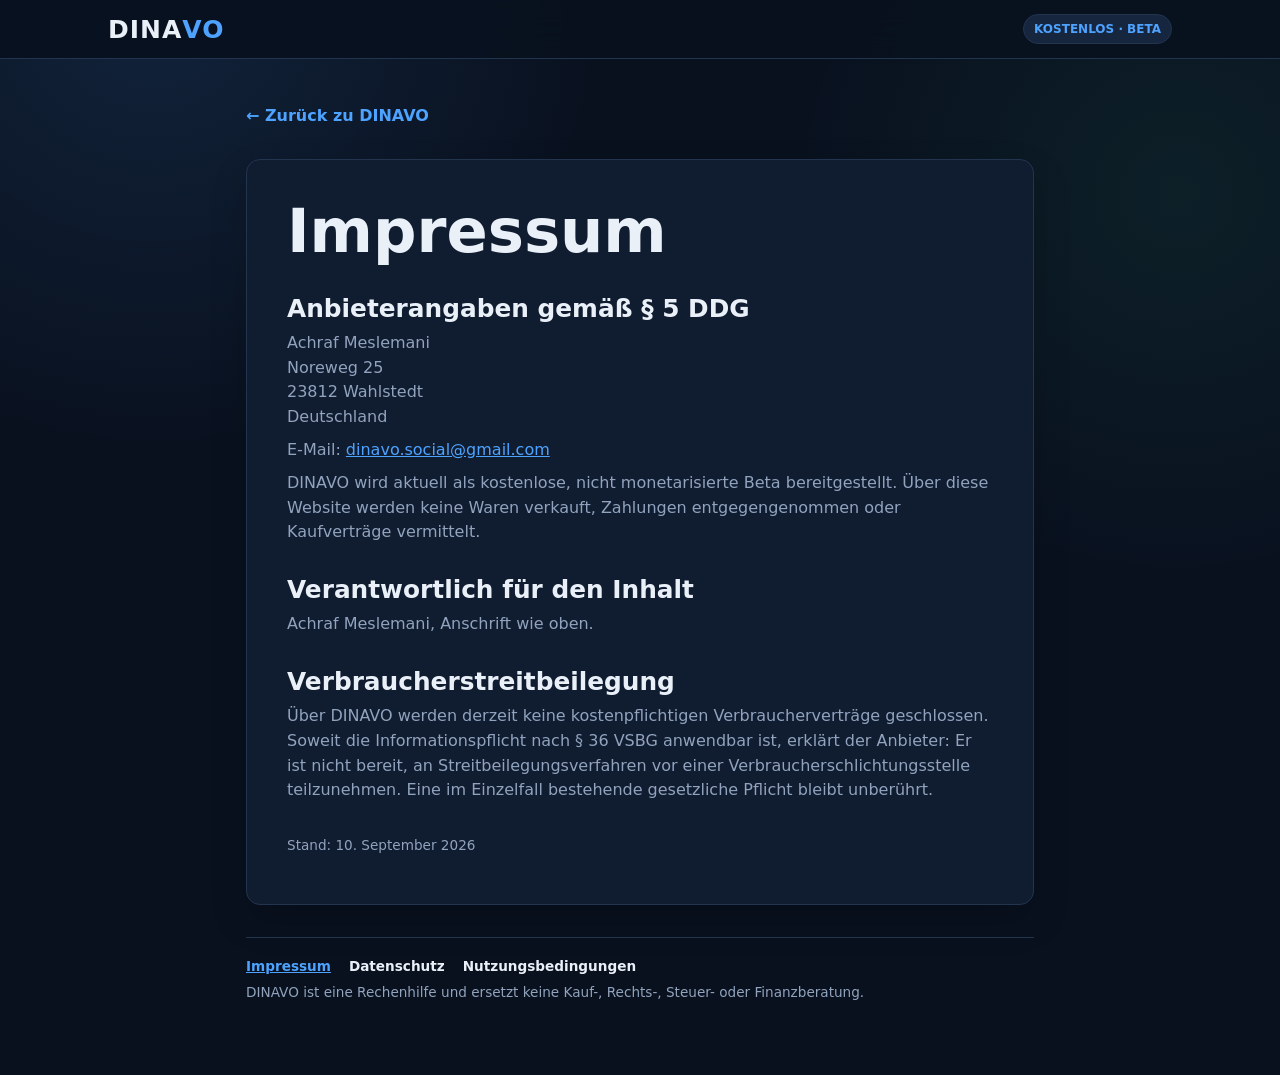
<file: impressum/index.html>
<!doctype html>
<html lang="de">
<head>
  <meta charset="utf-8">
  <meta name="viewport" content="width=device-width,initial-scale=1,viewport-fit=cover">
  <meta name="theme-color" content="#09111f">
  <meta name="robots" content="index,follow">
  <meta name="description" content="Impressum und Anbieterinformationen von DINAVO.">
  <link rel="canonical" href="https://dealfaz.dealfaz-social.workers.dev/impressum/">
  <link rel="manifest" href="/manifest.webmanifest">
  <link rel="icon" href="/icon.svg" type="image/svg+xml">
  <link rel="stylesheet" href="/style.css">
  <title>Impressum | DINAVO</title>
</head>
<body>
  <header><div class="bar"><a class="brand" href="/" aria-label="DINAVO Startseite">DINA<b>VO</b></a><span class="pill">KOSTENLOS · BETA</span></div></header>
  <main class="legalDocument">
    <a class="backLink" href="/">← Zurück zu DINAVO</a>
    <article>
      <h1>Impressum</h1>

      <h2>Anbieterangaben gemäß § 5 DDG</h2>
      <p>Achraf Meslemani<br>
        Noreweg 25<br>
        23812 Wahlstedt<br>
        Deutschland</p>
      <p>E-Mail: <a href="mailto:dinavo.social@gmail.com">dinavo.social@gmail.com</a></p>

      <p>DINAVO wird aktuell als kostenlose, nicht monetarisierte Beta bereitgestellt. Über diese Website werden keine Waren verkauft, Zahlungen entgegengenommen oder Kaufverträge vermittelt.</p>

      <h2>Verantwortlich für den Inhalt</h2>
      <p>Achraf Meslemani, Anschrift wie oben.</p>

      <h2>Verbraucherstreitbeilegung</h2>
      <p>Über DINAVO werden derzeit keine kostenpflichtigen Verbraucherverträge geschlossen. Soweit die Informationspflicht nach § 36 VSBG anwendbar ist, erklärt der Anbieter: Er ist nicht bereit, an Streitbeilegungsverfahren vor einer Verbraucherschlichtungsstelle teilzunehmen. Eine im Einzelfall bestehende gesetzliche Pflicht bleibt unberührt.</p>

      <p class="legalDate">Stand: 10. September 2026</p>
    </article>

    <footer class="siteFooter">
      <nav aria-label="Rechtliche Informationen">
        <a href="/impressum/" aria-current="page">Impressum</a>
        <a href="/datenschutz/">Datenschutz</a>
        <a href="/nutzungsbedingungen/">Nutzungsbedingungen</a>
      </nav>
      <p>DINAVO ist eine Rechenhilfe und ersetzt keine Kauf-, Rechts-, Steuer- oder Finanzberatung.</p>
    </footer>
  </main>
</body>
</html>
</file>
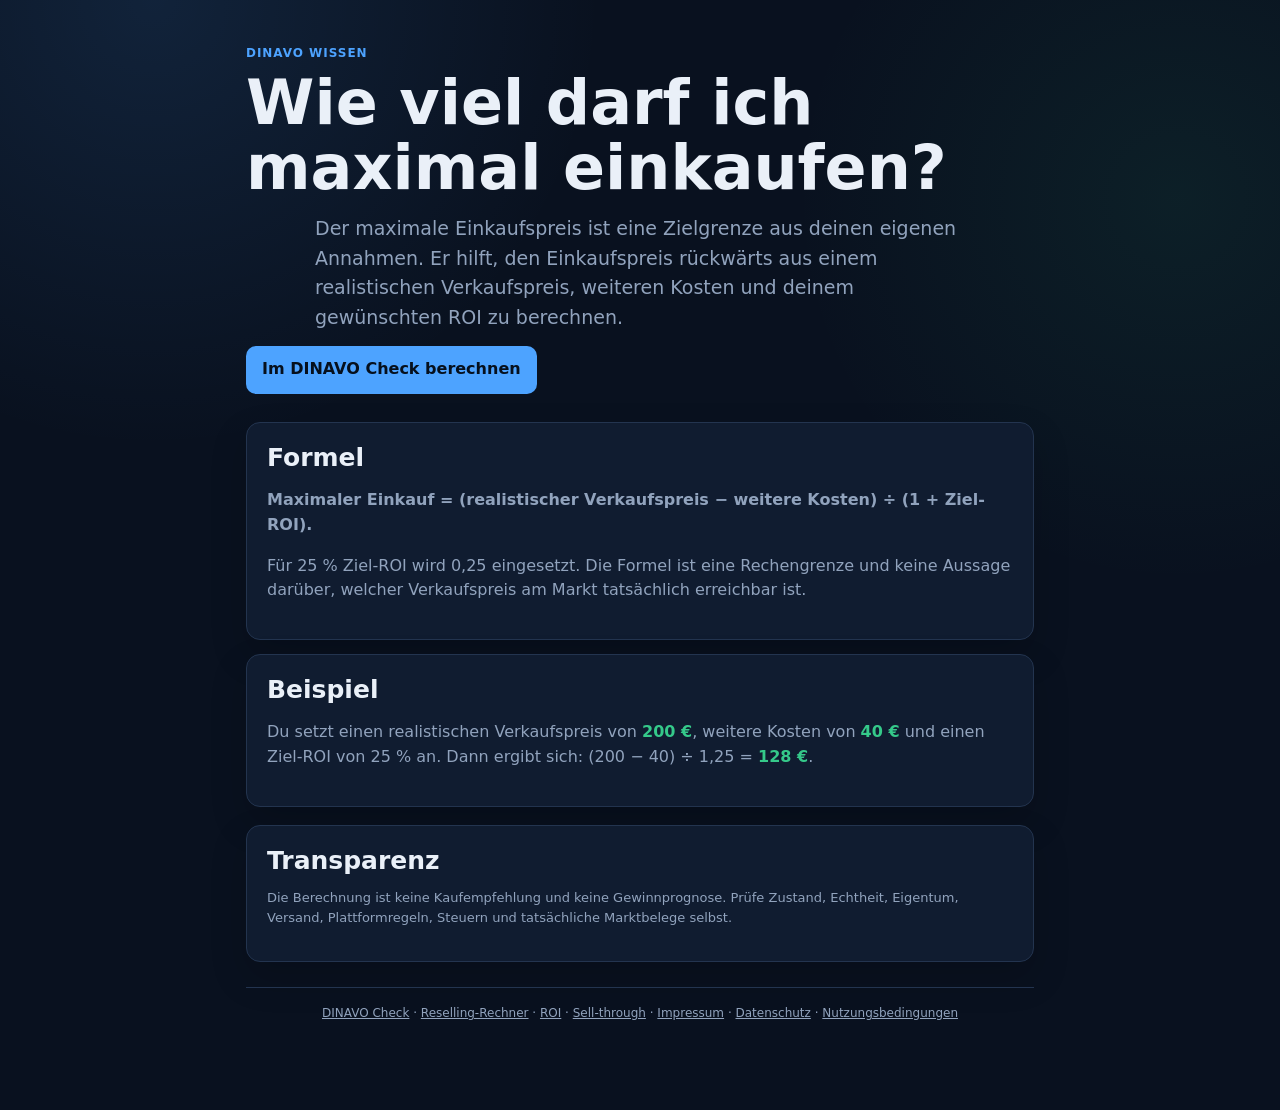
<file: maximaler-einkaufspreis/index.html>
<!doctype html><html lang="de"><head><meta charset="utf-8"><meta name="viewport" content="width=device-width,initial-scale=1"><meta name="robots" content="index,follow"><meta name="description" content="Maximalen Einkaufspreis beim Reselling transparent aus Verkaufspreis, weiteren Kosten und Ziel-ROI berechnen."><link rel="canonical" href="https://dealfaz.dealfaz-social.workers.dev/maximaler-einkaufspreis/"><link rel="stylesheet" href="/style.css"><title>Maximaler Einkaufspreis beim Reselling berechnen | DINAVO</title></head><body><main><section class="hero"><div class="eyebrow">DINAVO WISSEN</div><h1>Wie viel darf ich maximal einkaufen?</h1><p class="lead">Der maximale Einkaufspreis ist eine Zielgrenze aus deinen eigenen Annahmen. Er hilft, den Einkaufspreis rückwärts aus einem realistischen Verkaufspreis, weiteren Kosten und deinem gewünschten ROI zu berechnen.</p><div class="actions"><a class="btn" href="/">Im DINAVO Check berechnen</a></div></section><section class="panel"><h2>Formel</h2><p><strong>Maximaler Einkauf = (realistischer Verkaufspreis − weitere Kosten) ÷ (1 + Ziel-ROI).</strong></p><p>Für 25 % Ziel-ROI wird 0,25 eingesetzt. Die Formel ist eine Rechengrenze und keine Aussage darüber, welcher Verkaufspreis am Markt tatsächlich erreichbar ist.</p></section><section class="panel"><h2>Beispiel</h2><p>Du setzt einen realistischen Verkaufspreis von <span class="moneyValue">200 €</span>, weitere Kosten von <span class="moneyValue">40 €</span> und einen Ziel-ROI von 25 % an. Dann ergibt sich: (200 − 40) ÷ 1,25 = <strong><span class="moneyValue">128 €</span></strong>.</p></section><section class="legal"><h2>Transparenz</h2><p>Die Berechnung ist keine Kaufempfehlung und keine Gewinnprognose. Prüfe Zustand, Echtheit, Eigentum, Versand, Plattformregeln, Steuern und tatsächliche Marktbelege selbst.</p></section><div class="footer"><a href="/">DINAVO Check</a> · <a href="/reselling-rechner/">Reselling-Rechner</a> · <a href="/roi-reselling/">ROI</a> · <a href="/sell-through/">Sell-through</a> · <a href="/impressum/">Impressum</a> · <a href="/datenschutz/">Datenschutz</a> · <a href="/nutzungsbedingungen/">Nutzungsbedingungen</a></div></main></body></html>
</file>
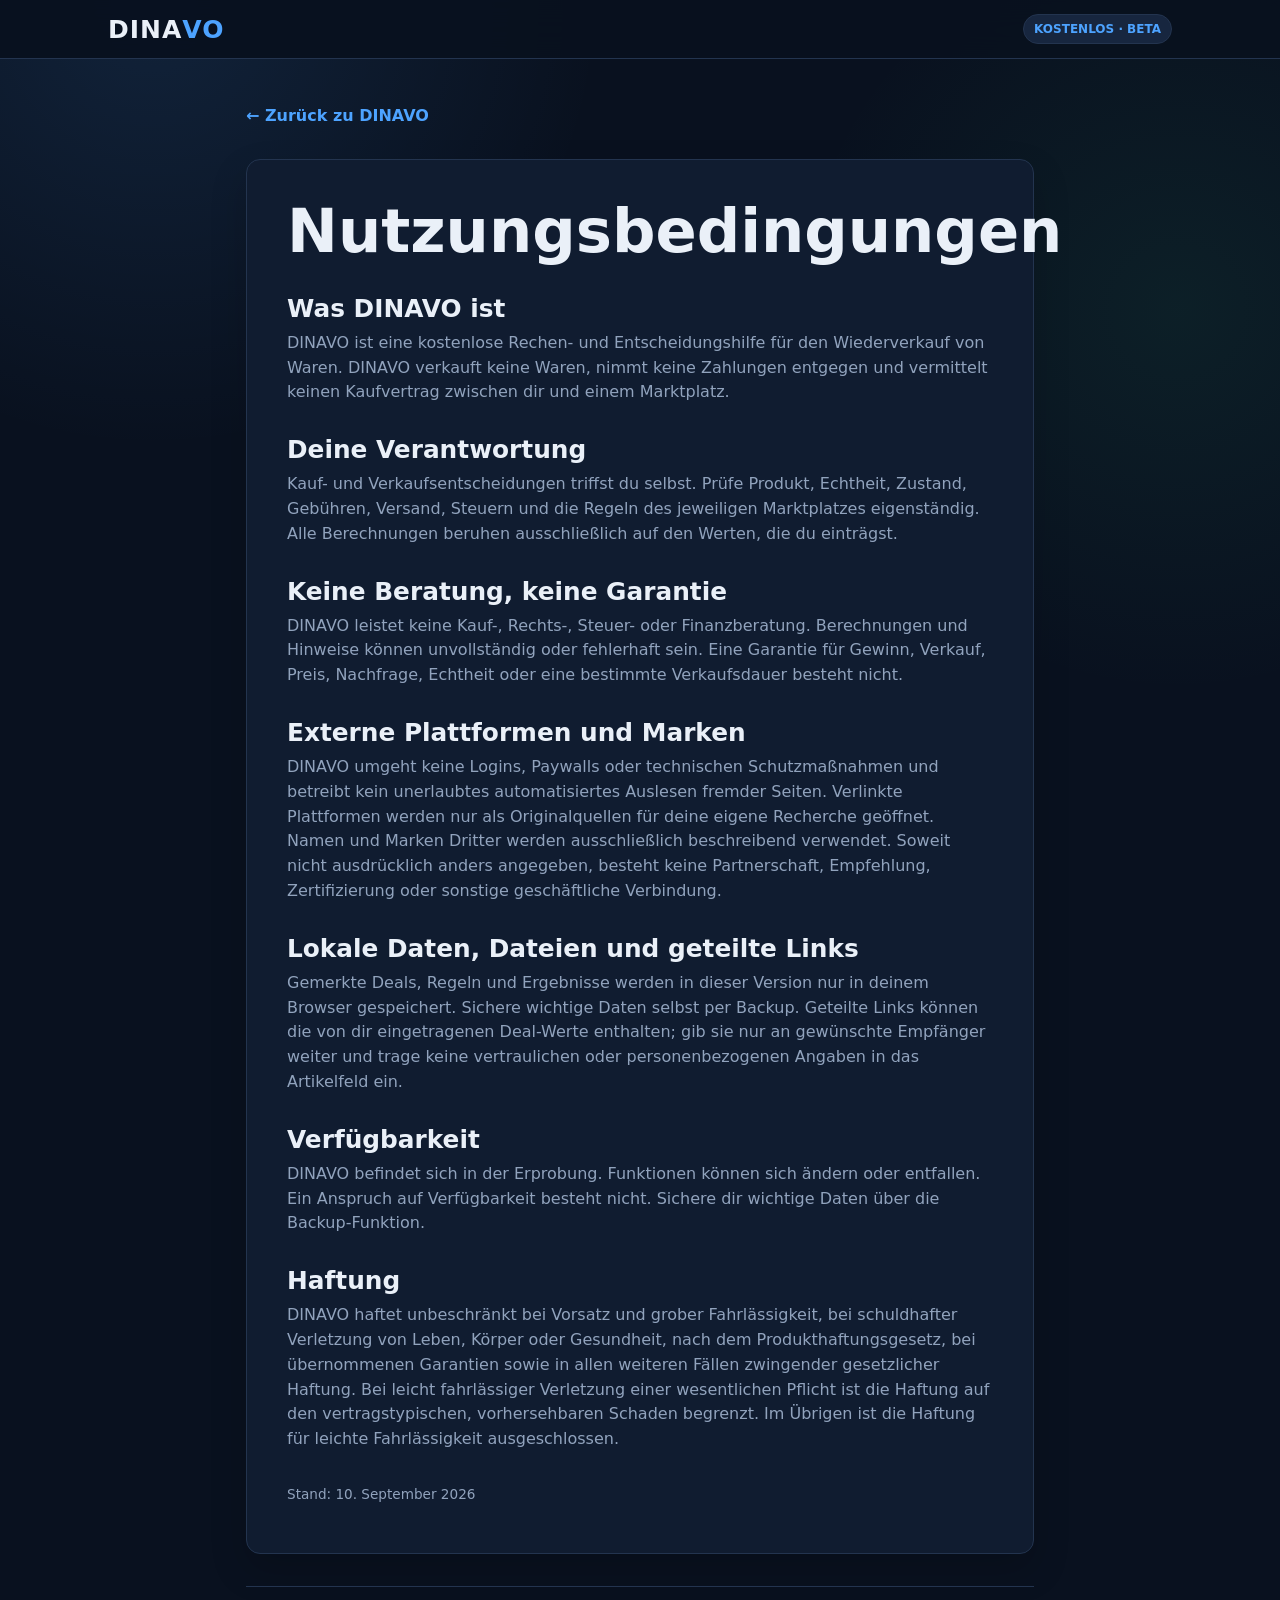
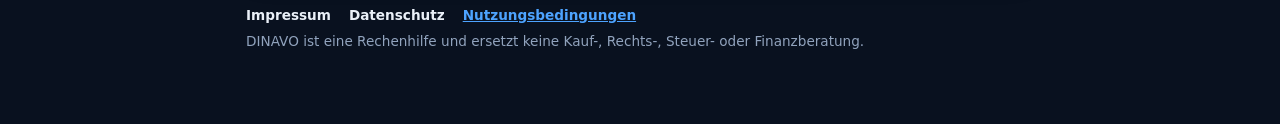
<file: nutzungsbedingungen/index.html>
<!doctype html>
<html lang="de">
<head>
  <meta charset="utf-8">
  <meta name="viewport" content="width=device-width,initial-scale=1,viewport-fit=cover">
  <meta name="theme-color" content="#09111f">
  <meta name="robots" content="index,follow">
  <meta name="description" content="Nutzungsbedingungen für die kostenlose DINAVO Rechen- und Entscheidungshilfe.">
  <link rel="canonical" href="https://dealfaz.dealfaz-social.workers.dev/nutzungsbedingungen/">
  <link rel="manifest" href="/manifest.webmanifest">
  <link rel="icon" href="/icon.svg" type="image/svg+xml">
  <link rel="stylesheet" href="/style.css">
  <title>Nutzungsbedingungen | DINAVO</title>
</head>
<body>
  <header><div class="bar"><a class="brand" href="/" aria-label="DINAVO Startseite">DINA<b>VO</b></a><span class="pill">KOSTENLOS · BETA</span></div></header>
  <main class="legalDocument">
    <a class="backLink" href="/">← Zurück zu DINAVO</a>
    <article>
      <h1>Nutzungsbedingungen</h1>

      <h2>Was DINAVO ist</h2>
      <p>DINAVO ist eine kostenlose Rechen- und Entscheidungshilfe für den Wiederverkauf von Waren. DINAVO verkauft keine Waren, nimmt keine Zahlungen entgegen und vermittelt keinen Kaufvertrag zwischen dir und einem Marktplatz.</p>

      <h2>Deine Verantwortung</h2>
      <p>Kauf- und Verkaufsentscheidungen triffst du selbst. Prüfe Produkt, Echtheit, Zustand, Gebühren, Versand, Steuern und die Regeln des jeweiligen Marktplatzes eigenständig. Alle Berechnungen beruhen ausschließlich auf den Werten, die du einträgst.</p>

      <h2>Keine Beratung, keine Garantie</h2>
      <p>DINAVO leistet keine Kauf-, Rechts-, Steuer- oder Finanzberatung. Berechnungen und Hinweise können unvollständig oder fehlerhaft sein. Eine Garantie für Gewinn, Verkauf, Preis, Nachfrage, Echtheit oder eine bestimmte Verkaufsdauer besteht nicht.</p>

      <h2>Externe Plattformen und Marken</h2>
      <p>DINAVO umgeht keine Logins, Paywalls oder technischen Schutzmaßnahmen und betreibt kein unerlaubtes automatisiertes Auslesen fremder Seiten. Verlinkte Plattformen werden nur als Originalquellen für deine eigene Recherche geöffnet. Namen und Marken Dritter werden ausschließlich beschreibend verwendet. Soweit nicht ausdrücklich anders angegeben, besteht keine Partnerschaft, Empfehlung, Zertifizierung oder sonstige geschäftliche Verbindung.</p>

      <h2>Lokale Daten, Dateien und geteilte Links</h2>
      <p>Gemerkte Deals, Regeln und Ergebnisse werden in dieser Version nur in deinem Browser gespeichert. Sichere wichtige Daten selbst per Backup. Geteilte Links können die von dir eingetragenen Deal-Werte enthalten; gib sie nur an gewünschte Empfänger weiter und trage keine vertraulichen oder personenbezogenen Angaben in das Artikelfeld ein.</p>

      <h2>Verfügbarkeit</h2>
      <p>DINAVO befindet sich in der Erprobung. Funktionen können sich ändern oder entfallen. Ein Anspruch auf Verfügbarkeit besteht nicht. Sichere dir wichtige Daten über die Backup-Funktion.</p>

      <h2>Haftung</h2>
      <p>DINAVO haftet unbeschränkt bei Vorsatz und grober Fahrlässigkeit, bei schuldhafter Verletzung von Leben, Körper oder Gesundheit, nach dem Produkthaftungsgesetz, bei übernommenen Garantien sowie in allen weiteren Fällen zwingender gesetzlicher Haftung. Bei leicht fahrlässiger Verletzung einer wesentlichen Pflicht ist die Haftung auf den vertragstypischen, vorhersehbaren Schaden begrenzt. Im Übrigen ist die Haftung für leichte Fahrlässigkeit ausgeschlossen.</p>

      <p class="legalDate">Stand: 10. September 2026</p>
    </article>

    <footer class="siteFooter">
      <nav aria-label="Rechtliche Informationen">
        <a href="/impressum/">Impressum</a>
        <a href="/datenschutz/">Datenschutz</a>
        <a href="/nutzungsbedingungen/" aria-current="page">Nutzungsbedingungen</a>
      </nav>
      <p>DINAVO ist eine Rechenhilfe und ersetzt keine Kauf-, Rechts-, Steuer- oder Finanzberatung.</p>
    </footer>
  </main>
</body>
</html>
</file>
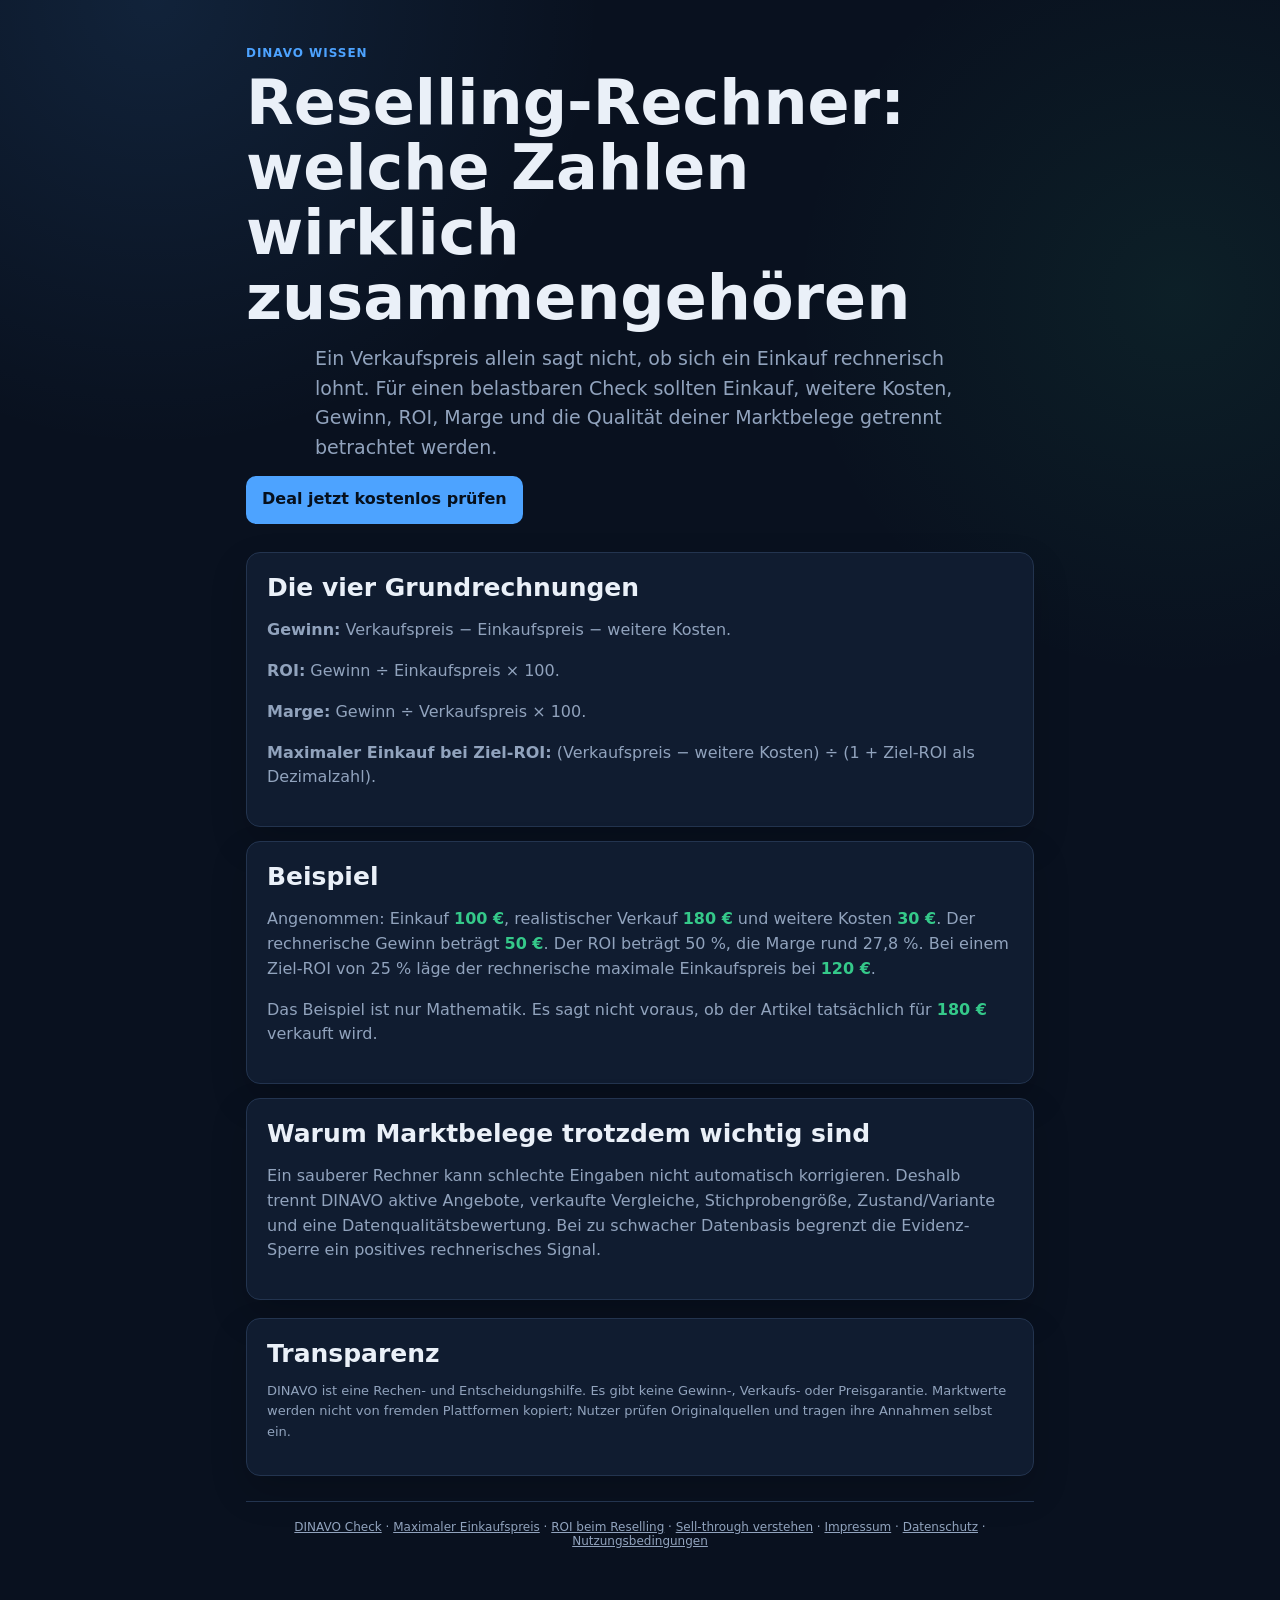
<file: reselling-rechner/index.html>
<!doctype html><html lang="de"><head><meta charset="utf-8"><meta name="viewport" content="width=device-width,initial-scale=1"><meta name="robots" content="index,follow"><meta name="description" content="Reselling-Rechner kostenlos erklärt: Gewinn, ROI, Marge, maximaler Einkaufspreis und Datenqualität transparent berechnen."><link rel="canonical" href="https://dealfaz.dealfaz-social.workers.dev/reselling-rechner/"><link rel="stylesheet" href="/style.css"><title>Reselling Rechner kostenlos: Gewinn, ROI & Marge | DINAVO</title></head><body><main><section class="hero"><div class="eyebrow">DINAVO WISSEN</div><h1>Reselling-Rechner:<br>welche Zahlen wirklich zusammengehören</h1><p class="lead">Ein Verkaufspreis allein sagt nicht, ob sich ein Einkauf rechnerisch lohnt. Für einen belastbaren Check sollten Einkauf, weitere Kosten, Gewinn, ROI, Marge und die Qualität deiner Marktbelege getrennt betrachtet werden.</p><div class="actions"><a class="btn" href="/">Deal jetzt kostenlos prüfen</a></div></section><section class="panel"><h2>Die vier Grundrechnungen</h2><p><strong>Gewinn:</strong> Verkaufspreis − Einkaufspreis − weitere Kosten.</p><p><strong>ROI:</strong> Gewinn ÷ Einkaufspreis × 100.</p><p><strong>Marge:</strong> Gewinn ÷ Verkaufspreis × 100.</p><p><strong>Maximaler Einkauf bei Ziel-ROI:</strong> (Verkaufspreis − weitere Kosten) ÷ (1 + Ziel-ROI als Dezimalzahl).</p></section><section class="panel"><h2>Beispiel</h2><p>Angenommen: Einkauf <span class="moneyValue">100 €</span>, realistischer Verkauf <span class="moneyValue">180 €</span> und weitere Kosten <span class="moneyValue">30 €</span>. Der rechnerische Gewinn beträgt <span class="moneyValue">50 €</span>. Der ROI beträgt 50 %, die Marge rund 27,8 %. Bei einem Ziel-ROI von 25 % läge der rechnerische maximale Einkaufspreis bei <span class="moneyValue">120 €</span>.</p><p>Das Beispiel ist nur Mathematik. Es sagt nicht voraus, ob der Artikel tatsächlich für <span class="moneyValue">180 €</span> verkauft wird.</p></section><section class="panel"><h2>Warum Marktbelege trotzdem wichtig sind</h2><p>Ein sauberer Rechner kann schlechte Eingaben nicht automatisch korrigieren. Deshalb trennt DINAVO aktive Angebote, verkaufte Vergleiche, Stichprobengröße, Zustand/Variante und eine Datenqualitätsbewertung. Bei zu schwacher Datenbasis begrenzt die Evidenz-Sperre ein positives rechnerisches Signal.</p></section><section class="legal"><h2>Transparenz</h2><p>DINAVO ist eine Rechen- und Entscheidungshilfe. Es gibt keine Gewinn-, Verkaufs- oder Preisgarantie. Marktwerte werden nicht von fremden Plattformen kopiert; Nutzer prüfen Originalquellen und tragen ihre Annahmen selbst ein.</p></section><div class="footer"><a href="/">DINAVO Check</a> · <a href="/maximaler-einkaufspreis/">Maximaler Einkaufspreis</a> · <a href="/roi-reselling/">ROI beim Reselling</a> · <a href="/sell-through/">Sell-through verstehen</a> · <a href="/impressum/">Impressum</a> · <a href="/datenschutz/">Datenschutz</a> · <a href="/nutzungsbedingungen/">Nutzungsbedingungen</a></div></main></body></html>
</file>
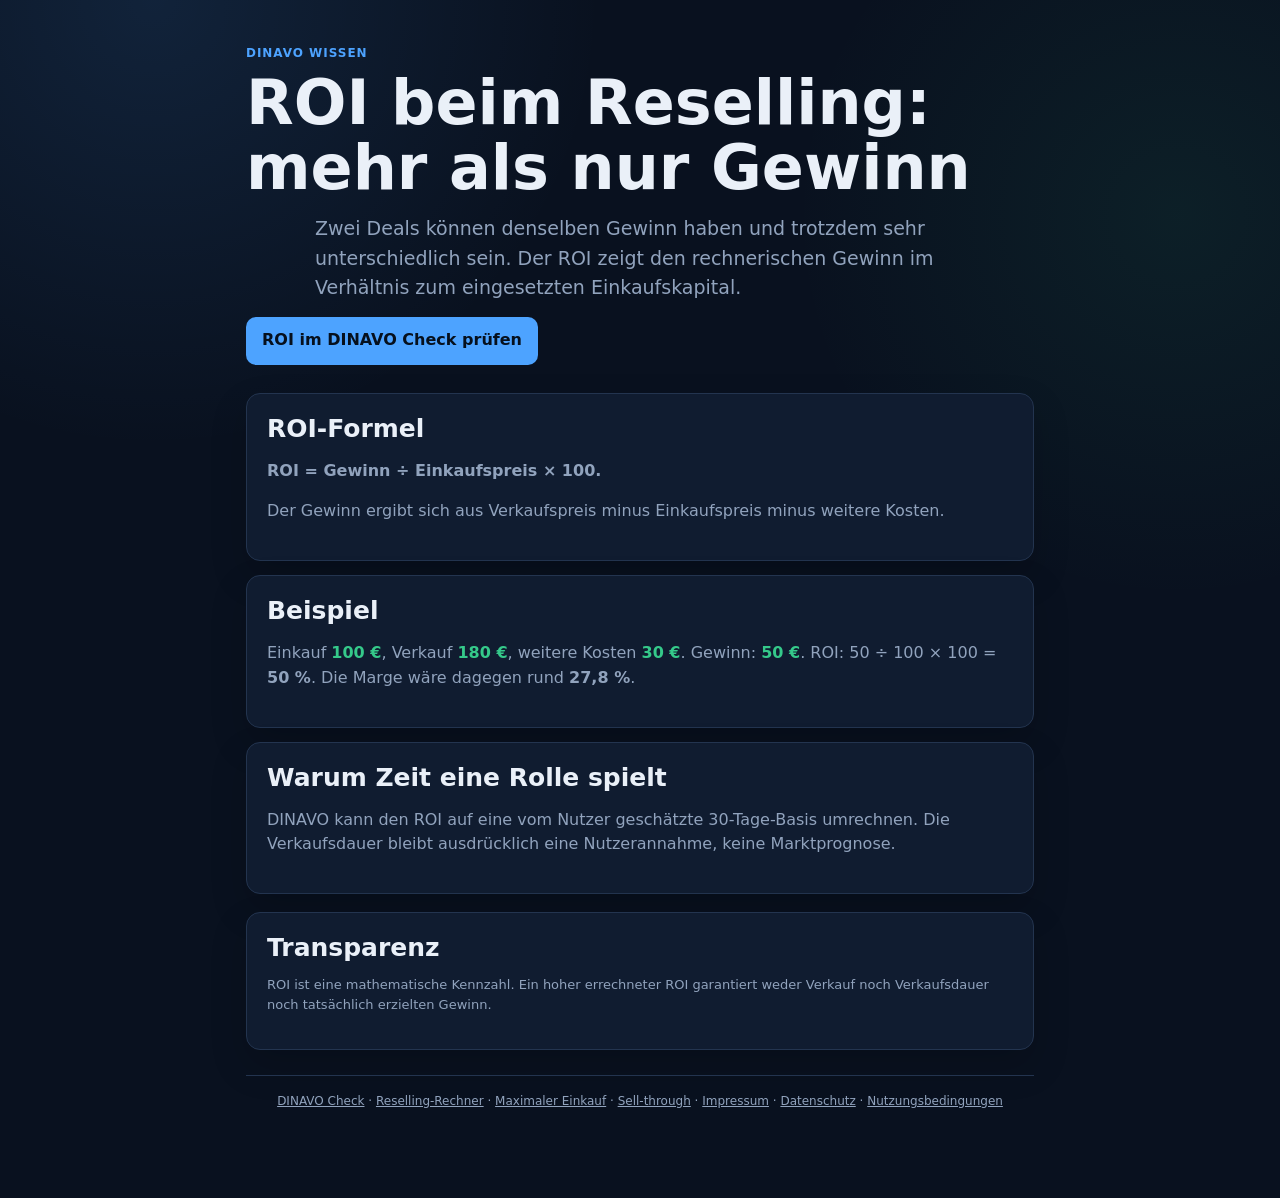
<file: roi-reselling/index.html>
<!doctype html><html lang="de"><head><meta charset="utf-8"><meta name="viewport" content="width=device-width,initial-scale=1"><meta name="robots" content="index,follow"><meta name="description" content="ROI beim Reselling verständlich berechnen und von Marge unterscheiden. Mit Beispiel und Kapitalbindung pro 30 Tage."><link rel="canonical" href="https://dealfaz.dealfaz-social.workers.dev/roi-reselling/"><link rel="stylesheet" href="/style.css"><title>ROI beim Reselling berechnen und verstehen | DINAVO</title></head><body><main><section class="hero"><div class="eyebrow">DINAVO WISSEN</div><h1>ROI beim Reselling:<br>mehr als nur Gewinn</h1><p class="lead">Zwei Deals können denselben Gewinn haben und trotzdem sehr unterschiedlich sein. Der ROI zeigt den rechnerischen Gewinn im Verhältnis zum eingesetzten Einkaufskapital.</p><div class="actions"><a class="btn" href="/">ROI im DINAVO Check prüfen</a></div></section><section class="panel"><h2>ROI-Formel</h2><p><strong>ROI = Gewinn ÷ Einkaufspreis × 100.</strong></p><p>Der Gewinn ergibt sich aus Verkaufspreis minus Einkaufspreis minus weitere Kosten.</p></section><section class="panel"><h2>Beispiel</h2><p>Einkauf <span class="moneyValue">100 €</span>, Verkauf <span class="moneyValue">180 €</span>, weitere Kosten <span class="moneyValue">30 €</span>. Gewinn: <span class="moneyValue">50 €</span>. ROI: 50 ÷ 100 × 100 = <strong>50 %</strong>. Die Marge wäre dagegen rund <strong>27,8 %</strong>.</p></section><section class="panel"><h2>Warum Zeit eine Rolle spielt</h2><p>DINAVO kann den ROI auf eine vom Nutzer geschätzte 30-Tage-Basis umrechnen. Die Verkaufsdauer bleibt ausdrücklich eine Nutzerannahme, keine Marktprognose.</p></section><section class="legal"><h2>Transparenz</h2><p>ROI ist eine mathematische Kennzahl. Ein hoher errechneter ROI garantiert weder Verkauf noch Verkaufsdauer noch tatsächlich erzielten Gewinn.</p></section><div class="footer"><a href="/">DINAVO Check</a> · <a href="/reselling-rechner/">Reselling-Rechner</a> · <a href="/maximaler-einkaufspreis/">Maximaler Einkauf</a> · <a href="/sell-through/">Sell-through</a> · <a href="/impressum/">Impressum</a> · <a href="/datenschutz/">Datenschutz</a> · <a href="/nutzungsbedingungen/">Nutzungsbedingungen</a></div></main></body></html>
</file>
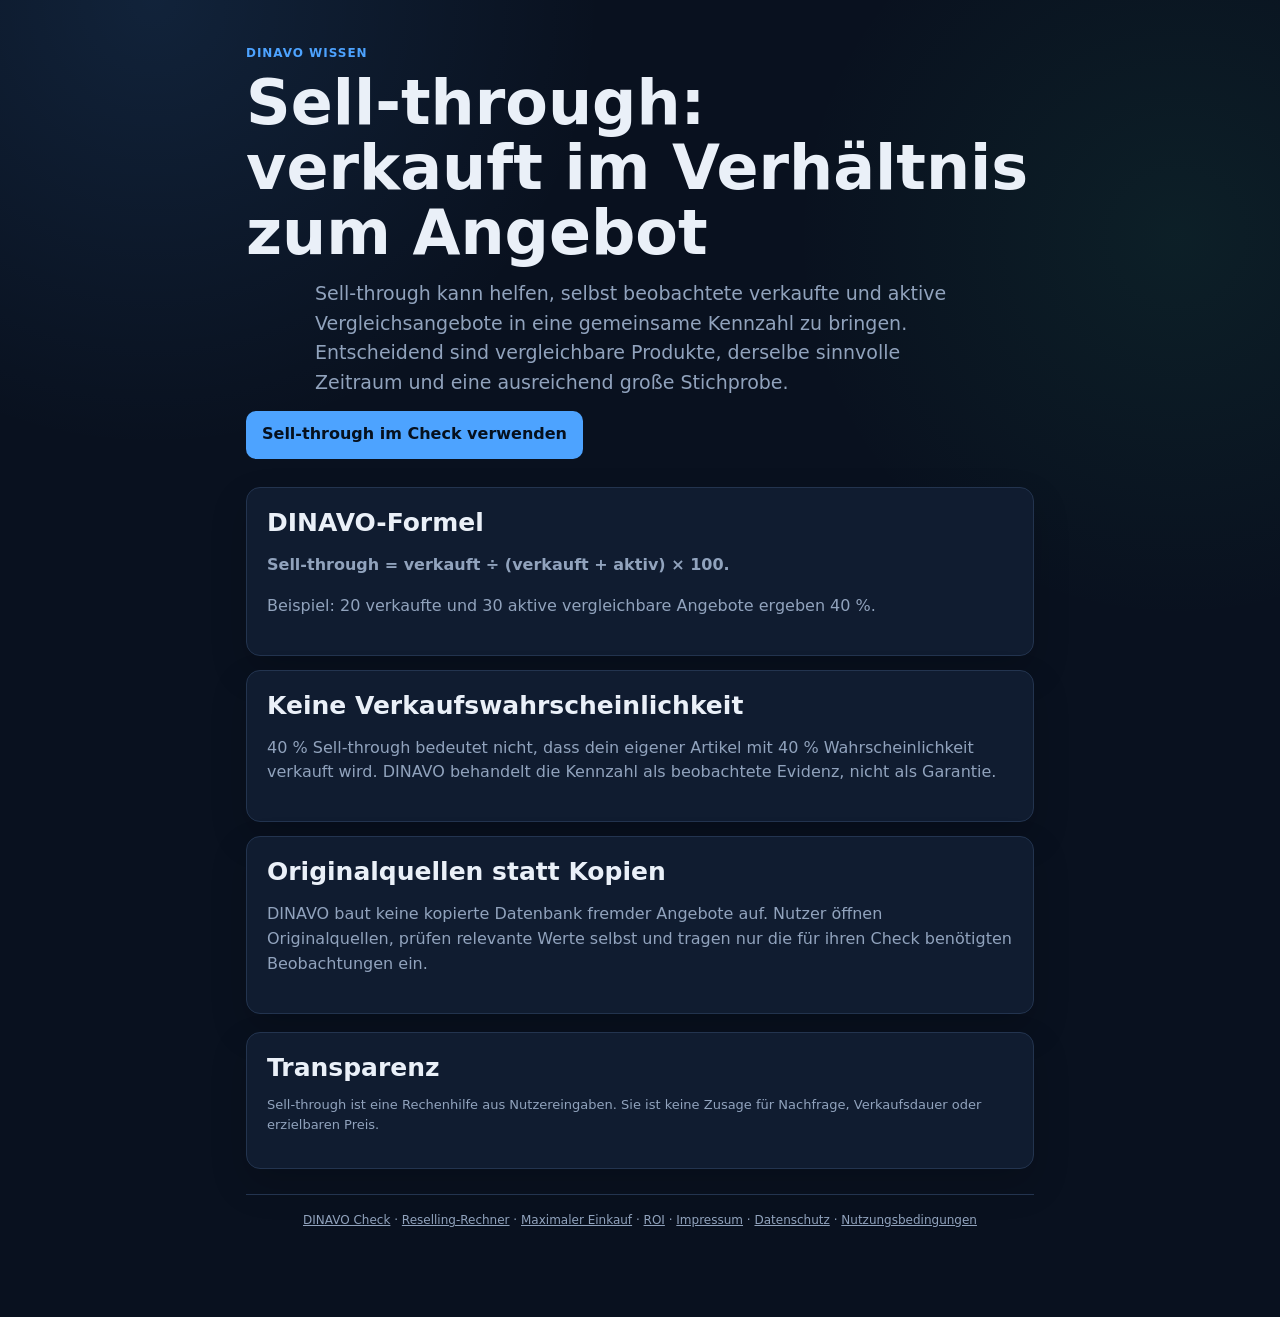
<file: sell-through/index.html>
<!doctype html><html lang="de"><head><meta charset="utf-8"><meta name="viewport" content="width=device-width,initial-scale=1"><meta name="robots" content="index,follow"><meta name="description" content="Sell-through beim Reselling verstehen: Formel, Beispiel, Stichprobengröße und warum die Kennzahl keine Verkaufsgarantie ist."><link rel="canonical" href="https://dealfaz.dealfaz-social.workers.dev/sell-through/"><link rel="stylesheet" href="/style.css"><title>Sell-through beim Reselling verstehen | DINAVO</title></head><body><main><section class="hero"><div class="eyebrow">DINAVO WISSEN</div><h1>Sell-through:<br>verkauft im Verhältnis zum Angebot</h1><p class="lead">Sell-through kann helfen, selbst beobachtete verkaufte und aktive Vergleichsangebote in eine gemeinsame Kennzahl zu bringen. Entscheidend sind vergleichbare Produkte, derselbe sinnvolle Zeitraum und eine ausreichend große Stichprobe.</p><div class="actions"><a class="btn" href="/">Sell-through im Check verwenden</a></div></section><section class="panel"><h2>DINAVO-Formel</h2><p><strong>Sell-through = verkauft ÷ (verkauft + aktiv) × 100.</strong></p><p>Beispiel: 20 verkaufte und 30 aktive vergleichbare Angebote ergeben 40 %.</p></section><section class="panel"><h2>Keine Verkaufswahrscheinlichkeit</h2><p>40 % Sell-through bedeutet nicht, dass dein eigener Artikel mit 40 % Wahrscheinlichkeit verkauft wird. DINAVO behandelt die Kennzahl als beobachtete Evidenz, nicht als Garantie.</p></section><section class="panel"><h2>Originalquellen statt Kopien</h2><p>DINAVO baut keine kopierte Datenbank fremder Angebote auf. Nutzer öffnen Originalquellen, prüfen relevante Werte selbst und tragen nur die für ihren Check benötigten Beobachtungen ein.</p></section><section class="legal"><h2>Transparenz</h2><p>Sell-through ist eine Rechenhilfe aus Nutzereingaben. Sie ist keine Zusage für Nachfrage, Verkaufsdauer oder erzielbaren Preis.</p></section><div class="footer"><a href="/">DINAVO Check</a> · <a href="/reselling-rechner/">Reselling-Rechner</a> · <a href="/maximaler-einkaufspreis/">Maximaler Einkauf</a> · <a href="/roi-reselling/">ROI</a> · <a href="/impressum/">Impressum</a> · <a href="/datenschutz/">Datenschutz</a> · <a href="/nutzungsbedingungen/">Nutzungsbedingungen</a></div></main></body></html>
</file>
<file: style.css>
/* ============================================================
   DINAVO – Design-Tokens und Layout
   ============================================================ */

:root {
  --bg: #09111f;
  --surface: #101c30;
  --surface-2: #17263f;
  --border: #23344f;
  --text: #eaf0f8;
  --text-muted: #91a3bd;
  --accent: #4da3ff;
  --good: #35c98a;
  --warn: #e8b13a;
  --bad: #ef5f5f;
  --good-bg: #35c98a1a;
  --warn-bg: #e8b13a1a;
  --bad-bg: #ef5f5f1a;
  --font: system-ui, -apple-system, "Segoe UI", Roboto, sans-serif;
  --font-num: ui-monospace, "SF Mono", "Roboto Mono", monospace;
  --fs-result: clamp(2.5rem, 12vw, 4rem);
  --fs-verdict: clamp(1.3rem, 6vw, 1.8rem);
  --fs-body: 1rem;
  --fs-small: 0.875rem;
  --sp-1: 4px;
  --sp-2: 8px;
  --sp-3: 12px;
  --sp-4: 16px;
  --sp-6: 24px;
  --sp-8: 32px;
  --radius: 14px;
  --radius-sm: 10px;
  --tap-min: 48px;
  --input-h: 56px;
  --content-max: 1100px;
  --col-input: 420px;
}

* { box-sizing: border-box; }

body {
  margin: 0;
  background: var(--bg);
  color: var(--text);
  font-family: var(--font);
  font-size: var(--fs-body);
  -webkit-text-size-adjust: 100%;
}

.wrap {
  max-width: var(--content-max);
  margin: 0 auto;
  padding: var(--sp-4);
}

.app { display: flex; flex-direction: column; gap: var(--sp-4); }
.result { order: 1; }
.form { order: 2; }

@media (min-width: 720px) {
  .app {
    display: grid;
    grid-template-columns: var(--col-input) 1fr;
    gap: var(--sp-8);
    align-items: start;
  }
  .form { order: 0; }
  .result { order: 0; position: sticky; top: 76px; }
}

.field {
  width: 100%;
  height: var(--input-h);
  padding: 0 var(--sp-4);
  font-size: 1.15rem;
  font-family: var(--font-num);
  color: var(--text);
  background: var(--surface);
  border: 1px solid var(--border);
  border-radius: var(--radius-sm);
}
.field:focus { outline: 2px solid var(--accent); outline-offset: 1px; }
input, select, textarea { font-size: max(16px, 1rem); }

.result-card {
  padding: var(--sp-6);
  border-radius: var(--radius);
  border: 1px solid var(--border);
  background: var(--surface);
  text-align: center;
}
.verdict { font-size: var(--fs-verdict); font-weight: 700; }
.amount { font-size: var(--fs-result); font-family: var(--font-num); line-height: 1.05; letter-spacing: -0.02em; }
.is-good { border-color: var(--good); background: var(--good-bg); }
.is-good .verdict, .is-good .amount { color: var(--good); }
.is-warn { border-color: var(--warn); background: var(--warn-bg); }
.is-warn .verdict, .is-warn .amount { color: var(--warn); }
.is-bad { border-color: var(--bad); background: var(--bad-bg); }
.is-bad .verdict, .is-bad .amount { color: var(--bad); }
.details { margin-top: var(--sp-4); font-size: var(--fs-small); color: var(--text-muted); }

.btn { min-height: var(--tap-min); padding: 0 var(--sp-6); border-radius: var(--radius-sm); font-size: 1rem; }
.btn-primary { background: var(--accent); color: #06101d; border: 0; font-weight: 600; }
.btn-ghost { background: transparent; color: var(--text-muted); border: 1px solid var(--border); }

.tabbar {
  position: sticky;
  bottom: 0;
  z-index: 60;
  display: flex;
  gap: var(--sp-1);
  padding: var(--sp-2) var(--sp-2) calc(var(--sp-2) + env(safe-area-inset-bottom));
  background: var(--bg);
  border-top: 1px solid var(--border);
}
.tabbar a {
  flex: 1;
  min-height: var(--tap-min);
  display: grid;
  place-items: center;
  font-size: var(--fs-small);
  color: var(--text-muted);
  text-decoration: none;
}
.tabbar a[aria-current="page"] { color: var(--accent); }
@media (min-width: 720px) { .tabbar { display: none; } }

:root{--bg:#f5f7fa;--card:#ffffff;--line:#d8dee8;--text:#111827;--muted:#4b5563;--gold:#2563eb;--soft:#eef2f7;--red:#b42318;--green:#067647;--warn:#b54708}*{box-sizing:border-box}html{scroll-behavior:smooth}body{margin:0;background:var(--bg);color:var(--text);font-family:Inter,system-ui,-apple-system,"Segoe UI",sans-serif}a{color:inherit}button,input,select,summary{font:inherit}:focus-visible{outline:3px solid #93b4ff;outline-offset:3px}header{position:sticky;top:0;z-index:20;background:#fffffffa;border-bottom:1px solid var(--line)}.bar{max-width:820px;margin:auto;padding:14px 18px;display:flex;align-items:center;justify-content:space-between;gap:14px}.brand{text-decoration:none;font-size:25px;font-weight:900;color:var(--text)}.brand b{color:var(--gold)}.pill{font-size:12px;font-weight:800;padding:7px 10px;border-radius:999px;background:#eaf1ff;color:#174ea6;border:1px solid #c8d8ff}main{max-width:820px;margin:auto;padding:20px 16px 90px}.hero{padding:26px 0 14px}.simpleHero{text-align:center}.eyebrow{font-size:12px;letter-spacing:.08em;font-weight:900;color:var(--gold)}h1{font-size:clamp(38px,8vw,62px);line-height:1.05;margin:10px 0 14px;color:var(--text)}h2{margin:0 0 7px;font-size:25px;color:var(--text)}h3{margin:0 0 8px;color:var(--text)}p{color:var(--muted);line-height:1.55}.lead{font-size:19px;margin:0 auto;max-width:650px}.lead strong{color:var(--text)}.threeSteps{display:grid;grid-template-columns:repeat(3,1fr);gap:9px;margin:22px auto 0;max-width:620px}.threeSteps span{background:var(--card);border:1px solid var(--line);padding:12px 8px;border-radius:12px;font-weight:800}.threeSteps b,.stepBubble{display:inline-grid;place-items:center;width:27px;height:27px;border-radius:50%;background:var(--gold);color:#fff;margin-right:6px}.panel,.result,.toolBox,.legal{background:var(--card);border:1px solid var(--line);border-radius:14px;margin:14px 0;box-shadow:0 2px 8px #1118270d}.panel,.result,.legal{padding:20px}.sectionHead{display:flex;align-items:flex-start;gap:10px}.sectionHead p{margin:0}.easyCheck{padding:22px}.easyFields{display:grid;gap:13px;margin-top:18px}.easyField{display:block;font-size:17px;font-weight:800;color:var(--text)}.easyField>span{display:block;margin-bottom:7px}.easyField input,.moneyInput input{width:100%;background:#fff;color:var(--text);border:2px solid #b9c4d3;border-radius:10px;padding:15px 16px;font-size:19px}.easyField input:focus,.moneyInput input:focus{border-color:var(--gold);outline:none}.moneyInput{display:grid;grid-template-columns:1fr auto;align-items:center;background:#fff;border:2px solid #b9c4d3;border-radius:10px}.moneyInput input{border:0;background:transparent}.moneyInput b{font-size:20px;padding:0 16px;color:var(--gold)}.advancedBox{margin-top:16px;border-top:1px solid var(--line);padding-top:13px}.advancedBox summary,.toolBox>summary{cursor:pointer;font-weight:800;list-style:none;color:var(--text)}.advancedBox summary::-webkit-details-marker,.toolBox>summary::-webkit-details-marker{display:none}.advancedBox summary:after,.toolBox>summary:after{content:'+';float:right;color:var(--gold);font-size:22px}.advancedBox[open] summary:after,.toolBox[open]>summary:after{content:'−'}.advancedBox summary span{font-size:12px;color:var(--muted);font-weight:700}.advancedGrid{display:grid;grid-template-columns:repeat(2,1fr);gap:10px;margin-top:13px}.f{display:block;background:#f8fafc;border:1px solid var(--line);padding:12px;border-radius:10px;font-size:12px;color:#374151;font-weight:800}.f input,.f select{width:100%;margin-top:7px;background:#fff;color:var(--text);border:1px solid #b9c4d3;border-radius:8px;padding:10px}.simpleResult{text-align:center;padding:26px 20px}.resultLabel{font-size:12px;letter-spacing:.1em;font-weight:900;color:var(--gold)}.bigVerdict{font-size:clamp(34px,8vw,56px);font-weight:900;line-height:1.05;margin:10px 0}.heroNumbers{display:grid;grid-template-columns:1fr 1fr;gap:10px;margin:18px auto 0;max-width:520px}.heroNumbers div,.metric,.scenario,.ev,.counter,.battleCard,.historyCard,.forecastCard{background:#f8fafc;border:1px solid var(--line);border-radius:10px;padding:14px}.heroNumbers span,.metric span{display:block;color:var(--muted);font-size:12px}.heroNumbers strong{display:block;font-size:27px;margin-top:4px}.gate{background:#fff7e8;border:1px solid #f0c36a;color:#7a3e00;padding:12px;border-radius:10px;margin:14px 0;font-weight:800;text-align:left}.actions{display:flex;gap:9px;flex-wrap:wrap;margin-top:14px}.mainActions{justify-content:center}button,.btn{border:0;border-radius:10px;padding:13px 16px;font-weight:800;cursor:pointer;background:var(--gold);color:#fff;text-decoration:none}.secondary{background:#fff!important;color:var(--text)!important;border:1px solid #aeb8c5!important}.danger{background:#fff!important;color:var(--red)!important;border:1px solid #d8a7a2!important}.resultDetails{text-align:left}.metrics{display:grid;grid-template-columns:repeat(auto-fit,minmax(130px,1fr));gap:9px;margin-top:12px}.metric strong{display:block;margin-top:5px;font-size:18px}.evidence{display:grid;grid-template-columns:1fr 1fr;gap:10px;margin:12px 0}.ev strong{display:block;font-size:21px;margin-top:4px}.scenarios{display:grid;grid-template-columns:repeat(3,1fr);gap:9px;margin-top:10px}.simpleWhy p{margin-top:0}.counters{display:grid;grid-template-columns:repeat(3,1fr);gap:9px}.counter{border-color:#efc7c3;background:#fff7f6;text-align:left}.counter b{display:block;color:#8f1d14;margin-bottom:5px}.counter span{color:var(--muted);font-size:13px}.toolBox{overflow:hidden}.toolBox>summary{padding:18px 20px;font-size:17px}.toolBody{padding:0 20px 20px;border-top:1px solid var(--line)}.innerBox{background:#f8fafc;border:1px solid var(--line);border-radius:10px;padding:14px;margin-top:14px}.battle{display:grid;grid-template-columns:1fr 1fr;gap:12px}.winner{margin-top:12px;padding:14px;border-radius:10px;background:#ecfdf3;border:1px solid #a6e0ba;color:#045d3b;font-weight:800}.neutral{background:#f8fafc;border-color:var(--line);color:var(--text)}.markets{display:grid;grid-template-columns:repeat(2,1fr);gap:10px;margin-top:12px}.market{display:block;background:#fff;border:1px solid var(--line);border-radius:10px;padding:14px;text-decoration:none}.market span{display:block;color:var(--muted);font-size:12px;margin-top:5px}.mini{font-size:11px;color:var(--muted)}.watch,.forecastCard,.historyCard{margin:8px 0}.watchTop,.historyTop{display:flex;justify-content:space-between;gap:12px}.watch small,.historyCard small,.forecastCard small{color:var(--muted)}.deltaPos{color:var(--green)}.deltaNeg{color:var(--red)}.legal{margin-top:18px}.legal>p{font-size:13px}.legalLinks{display:flex;gap:8px;flex-wrap:wrap;margin:18px 0}.legalLinks button{background:#fff;color:#374151;border:1px solid var(--line);font-size:12px;padding:9px 11px}.legalPage{display:none}.legalPage.open{display:block}.status-ok{color:var(--green)}.status-bad{color:var(--red)}.footer{margin-top:25px;padding-top:18px;border-top:1px solid var(--line);font-size:12px;color:var(--muted);text-align:center}.mobileCta{display:none}@media(max-width:680px){main{padding:16px 12px 82px}.bar{padding:12px 14px}.simpleHero{padding-top:18px}.threeSteps{grid-template-columns:1fr}.threeSteps span{text-align:left}.panel,.result,.legal{padding:16px}.easyCheck{padding:17px}.advancedGrid,.heroNumbers,.evidence,.scenarios,.counters,.battle,.markets{grid-template-columns:1fr}.bigVerdict{font-size:36px}.actions button,.actions .btn{width:100%;text-align:center}.watchTop,.historyTop{flex-direction:column}.toolBox>summary{padding:17px}.toolBody{padding:0 16px 16px}.mobileCta{display:block;position:fixed;left:12px;right:12px;bottom:calc(10px + env(safe-area-inset-bottom));z-index:50;text-align:center;padding:14px 18px;border-radius:10px;background:var(--gold);color:#fff;text-decoration:none;font-weight:900;box-shadow:0 8px 18px #11182726}.footer{padding-bottom:70px}}
.privacyDelete{margin-top:16px;padding-top:16px;border-top:1px solid var(--line)}.privacyDelete p{margin:8px 0 0}
.factorBox{margin:14px 0;padding:14px;border:1px solid #c8d8ff;border-radius:10px;background:#f4f7ff;color:#174ea6}
.factorBox strong{display:block;margin-bottom:5px}.factorBox p{margin:0;color:#3f5f91;font-size:13px}.factorGrid{display:grid;grid-template-columns:repeat(4,1fr);gap:8px;margin-top:10px}.factorGrid div{background:#fff;border:1px solid #d7e2fb;border-radius:8px;padding:10px}.factorGrid span{display:block;color:var(--muted);font-size:11px}.factorGrid b{display:block;margin-top:4px;color:var(--text)}.personalEstimate{display:flex;flex-direction:column;gap:5px;margin-top:12px;padding:14px;border:1px solid #a6e0ba;border-radius:10px;background:#ecfdf3;color:#045d3b}.personalEstimate span{font-size:13px;line-height:1.5}.f input:disabled{background:#eef2f7;color:#6b7280;cursor:not-allowed}@media(max-width:680px){.factorGrid{grid-template-columns:1fr 1fr}}
.span2{grid-column:1/-1}.platformNote{padding:11px 12px;border:1px solid #bbd4c4;border-radius:10px;background:#f0faf4;color:#245c3d;font-size:13px;line-height:1.45}.platformNote strong{color:var(--green)}.costSummary{display:grid;grid-template-columns:repeat(4,1fr);gap:8px;padding:11px;border:1px solid #a6e0ba;border-radius:10px;background:#ecfdf3}.costSummary div{padding:8px;background:#fff;border:1px solid #c6e7d1;border-radius:8px}.costSummary span{display:block;color:var(--muted);font-size:11px}.costSummary strong{display:block;margin-top:4px}.moneyInput input,.moneyInput b,.moneyField input,.financeField input,.moneyValue{color:var(--green)!important;font-variant-numeric:tabular-nums}.moneyValue{font-weight:850}.yearSummary{display:flex;align-items:center;justify-content:space-between;gap:14px;margin-top:14px;padding:14px;border:1px solid #a6e0ba;border-radius:10px;background:#ecfdf3}.yearSummary span{color:#245c3d}.yearSummary strong{font-size:22px}.factorGrid{grid-template-columns:repeat(auto-fit,minmax(105px,1fr))}.verdict-good{color:var(--green)}.verdict-warn{color:var(--warn)}.verdict-bad{color:var(--red)}.amountText{color:var(--green);font-weight:800}.feeDisclaimer{display:block;margin:5px 0 0;font-size:12px;color:#516b5c}@media(max-width:680px){.costSummary{grid-template-columns:1fr 1fr}.yearSummary{align-items:flex-start;flex-direction:column}}
.metricLink{margin-left:4px;color:var(--gold);font-size:11px;font-weight:800;text-decoration:none;white-space:nowrap}.metricLink:hover{text-decoration:underline}
.trustPoints{display:flex;justify-content:center;flex-wrap:wrap;gap:8px;margin:17px auto 0}.trustPoints span{padding:8px 11px;border:1px solid #a6e0ba;border-radius:999px;background:#ecfdf3;color:#045d3b;font-size:13px;font-weight:850}.heroActions{justify-content:center;margin-top:15px}.shareStatus{min-height:18px;margin:7px 0 0}.heroActions+.shareStatus+.threeSteps{margin-top:12px}

/* Dunkles DINAVO-Theme für die bestehende Komponentenstruktur. */
:root {
  --bg: #09111f;
  --card: #101c30;
  --line: #23344f;
  --text: #eaf0f8;
  --muted: #91a3bd;
  --gold: #4da3ff;
  --soft: #17263f;
  --red: #ef5f5f;
  --green: #35c98a;
  --warn: #e8b13a;
}

header { background: #09111ff2; }
.bar { max-width: var(--content-max); }
.pill { background: var(--surface-2); color: var(--accent); border-color: var(--border); }
.panel, .result, .toolBox, .legal { box-shadow: 0 16px 36px #0000002b; }
.easyField input, .moneyInput, .moneyInput input, .f input, .f select,
.heroNumbers div, .metric, .scenario, .ev, .battleCard, .historyCard, .forecastCard,
.innerBox, .neutral, .market, .legalLinks button, .secondary, .danger,
.factorGrid div, .costSummary div {
  background: var(--surface-2) !important;
  color: var(--text) !important;
  border-color: var(--border) !important;
}
.f { background: var(--surface-2); color: var(--text); }
.easyField input, .moneyInput, .f input, .f select { min-height: var(--input-h); }
.gate { background: var(--warn-bg); border-color: var(--warn); color: var(--warn); }
.counter { background: var(--bad-bg); border-color: var(--bad); }
.counter b { color: var(--bad); }
.winner, .personalEstimate, .platformNote, .costSummary, .yearSummary,
.factorBox, .trustPoints span {
  background: var(--good-bg);
  border-color: var(--good);
  color: var(--text);
}
.platformNote, .factorBox p, .personalEstimate span, .yearSummary span, .feeDisclaimer { color: var(--text-muted); }
.result-card.is-good { border-color: var(--good); background: var(--good-bg); }
.result-card.is-warn { border-color: var(--warn); background: var(--warn-bg); }
.result-card.is-bad { border-color: var(--bad); background: var(--bad-bg); }
.result-card.is-good .verdict { color: var(--good); }
.result-card.is-warn .verdict { color: var(--warn); }
.result-card.is-bad .verdict { color: var(--bad); }
button, .btn { min-height: var(--tap-min); }
.mobileCta { display: none !important; }
@media (max-width: 719px) {
  main.wrap { padding: 12px 12px 20px; }
  .app { margin-top: 8px; }
  .result { position: static; }
  .footer { padding-bottom: 12px; }
}

/* ============================================================
   DINAVO – Layout für Handy und Browser
   ============================================================ */
:root{
  --bg:#09111f;--surface:#101c30;--surface-2:#17263f;--border:#23344f;
  --text:#eaf0f8;--muted:#91a3bd;--accent:#4da3ff;
  --good:#35c98a;--warn:#e8b13a;--bad:#ef5f5f;
  --good-bg:#35c98a1a;--warn-bg:#e8b13a1a;--bad-bg:#ef5f5f1a;
  --sp:16px;--radius:14px;--tap:48px;--input-h:56px;
  --max:1100px;--col:420px;
  --num:ui-monospace,"SF Mono","Roboto Mono",monospace;
}
*{box-sizing:border-box}
html{-webkit-text-size-adjust:100%}
body{margin:0;background:var(--bg);color:var(--text)}
img,svg{max-width:100%;height:auto}
input,select,textarea,button{font-size:max(16px,1rem);font-family:inherit}
:focus-visible{outline:2px solid var(--accent);outline-offset:2px}
@media (prefers-reduced-motion:reduce){*{transition:none!important;animation:none!important}}

input[type=number],input[type=text],select{
  width:100%;min-height:var(--input-h);padding:0 14px;
  color:var(--text);background:var(--surface);
  border:1px solid var(--border);border-radius:10px;
}
input[type=number]{font-family:var(--num);font-variant-numeric:tabular-nums}
input[type=number]::-webkit-outer-spin-button,
input[type=number]::-webkit-inner-spin-button{-webkit-appearance:none;margin:0}
input[type=number]{-moz-appearance:textfield}
button,.btn,a.btn{min-height:var(--tap);border-radius:10px;cursor:pointer}

[data-amount],[data-metric] b,[data-metric] strong{
  font-family:var(--num);font-variant-numeric:tabular-nums;letter-spacing:-.01em;
}
[data-app]{
  display:flex;flex-direction:column;gap:var(--sp);max-width:var(--max);
  margin:0 auto;padding:var(--sp);
  padding-bottom:calc(var(--tap) + 24px + env(safe-area-inset-bottom));
}
[data-result]{order:1}
[data-form]{order:2}
[data-result]{
  padding:20px;border:1px solid var(--border);border-radius:var(--radius);
  background:var(--surface);text-align:center;
}
[data-verdict]{font-size:clamp(1.3rem,6vw,1.8rem);font-weight:700;margin:0}
.verdictReason{
  max-width:54ch;margin:8px auto 0;color:var(--text);font-size:.96rem;
  line-height:1.5;text-wrap:balance
}
.battleHint{margin:.45rem 0 0;color:var(--muted);font-size:.9rem;line-height:1.45}
[data-result][data-state=good] .verdictReason{color:#245c3d}
[data-result][data-state=warn] .verdictReason{color:#76520a}
[data-result][data-state=bad] .verdictReason{color:#8a3030}
[data-amount]{font-size:clamp(2.4rem,12vw,3.6rem);line-height:1.05;display:block}
[data-result][data-state=good]{border-color:var(--good);background:var(--good-bg)}
[data-result][data-state=good] [data-verdict],
[data-result][data-state=good] [data-amount]{color:var(--good)}
[data-result][data-state=warn]{border-color:var(--warn);background:var(--warn-bg)}
[data-result][data-state=warn] [data-verdict],
[data-result][data-state=warn] [data-amount]{color:var(--warn)}
[data-result][data-state=bad]{border-color:var(--bad);background:var(--bad-bg)}
[data-result][data-state=bad] [data-verdict],
[data-result][data-state=bad] [data-amount]{color:var(--bad)}
[data-secondary]{
  margin-top:14px;font-size:.9rem;color:var(--muted);display:grid;
  grid-template-columns:repeat(auto-fit,minmax(120px,1fr));gap:10px;
}
[data-factor]{
  margin-top:14px;padding:12px;border-radius:10px;background:var(--surface-2);
  font-size:.9rem;color:var(--muted);text-align:left;line-height:1.5;
}
[data-factor] b{color:var(--text);font-family:var(--num)}
[data-factor] .moneyValue{color:var(--good)!important}

@media (min-width:720px){
  [data-app]{display:grid;grid-template-columns:var(--col) 1fr;gap:32px;align-items:start;padding-bottom:var(--sp)}
  [data-form],[data-result]{order:0}
  [data-result]{position:sticky;top:76px}
  [data-secondary]{grid-template-columns:repeat(2,1fr)}
}
[data-tabbar]{
  position:fixed;left:0;right:0;bottom:0;z-index:50;display:flex;
  background:var(--bg);border-top:1px solid var(--border);
  padding-bottom:env(safe-area-inset-bottom);
}
[data-tabbar] a{
  flex:1;min-height:var(--tap);display:grid;place-items:center;
  font-size:.85rem;color:var(--muted);text-decoration:none;
}
[data-tabbar] a[aria-current=page]{color:var(--accent)}
@media (min-width:720px){[data-tabbar]{display:none}}
[data-legal]{margin-top:32px;font-size:.85rem;color:var(--muted)}
[data-legal] > details{border-top:1px solid var(--border);padding:12px 0}
[data-legal] summary{
  cursor:pointer;min-height:var(--tap);display:flex;align-items:center;color:var(--text);
}

/* Bestehende Euro-Felder behalten ihren gemeinsamen Außenrahmen. */
.moneyInput input{border:0}

/* Rechtstexte stehen auf eigenen, ruhigen Unterseiten. */
.siteFooter{
  margin-top:32px;padding:20px 0 0;border-top:1px solid var(--border);
  color:var(--muted);font-size:.85rem;text-align:left;
}
.siteFooter nav{display:flex;flex-wrap:wrap;gap:10px 18px}
.siteFooter nav a{color:var(--text);font-weight:750;text-decoration:none}
.siteFooter nav a:hover,.siteFooter nav a:focus-visible,
.siteFooter nav a[aria-current=page]{color:var(--accent);text-decoration:underline}
.siteFooter p{max-width:780px;margin:14px 0 0;color:var(--muted)}
.legalDocument{max-width:820px;margin:0 auto;padding:32px 16px 64px}
.legalDocument article{
  margin-top:20px;padding:clamp(20px,5vw,40px);border:1px solid var(--border);
  border-radius:var(--radius);background:var(--surface);box-shadow:0 16px 36px #0000002b;
}
.legalDocument h1{margin-top:0;font-size:clamp(2.2rem,8vw,3.8rem)}
.legalDocument h2{margin:30px 0 8px;font-size:clamp(1.2rem,4vw,1.55rem)}
.legalDocument p{margin:8px 0;color:var(--muted)}
.legalDocument article a,.backLink{color:var(--accent)}
.backLink{display:inline-flex;min-height:var(--tap);align-items:center;font-weight:750;text-decoration:none}
.legalDate{margin-top:32px!important;font-size:.85rem}
@media(max-width:680px){
  .legalDocument{padding:20px 12px 44px}
  .legalDocument article{padding:20px 16px}
  .siteFooter nav{flex-direction:column;gap:0}
  .siteFooter nav a{display:flex;min-height:var(--tap);align-items:center}
}

/* DINAVO Decision Layer: klare Rechenbasis, eigene Markenwirkung und sichere Kontraste. */
body{
  background:
    radial-gradient(circle at 12% 0%,rgba(77,163,255,.12),transparent 28rem),
    radial-gradient(circle at 92% 18%,rgba(53,201,138,.08),transparent 24rem),
    var(--bg);
}
header{backdrop-filter:blur(14px);-webkit-backdrop-filter:blur(14px)}
.brand{letter-spacing:.04em}
.simpleHero{position:relative}
.simpleHero h1{letter-spacing:-.045em}
.easyCheck{border-top:3px solid var(--accent)}
.easyField input:focus,.moneyInput:focus-within,.f input:focus,.f select:focus{
  border-color:var(--accent)!important;box-shadow:0 0 0 3px rgba(77,163,255,.16)
}
.fieldHint{display:block;margin-top:7px;color:var(--muted);font-size:.78rem;font-weight:600;line-height:1.4}
.resultBasis{
  width:max-content;max-width:100%;margin:10px auto 0;padding:7px 10px;
  display:flex;align-items:center;justify-content:center;gap:7px;flex-wrap:wrap;
  border:1px solid var(--border);border-radius:999px;background:var(--surface-2);
  color:var(--muted);font-size:.78rem;text-align:center;
}
.resultBasis span{width:8px;height:8px;border-radius:50%;background:var(--muted);box-shadow:0 0 0 4px rgba(145,163,189,.12)}
.resultBasis strong{color:var(--text)}
.resultBasis em{font-style:normal}
.resultBasis[data-basis=calculation] span,.resultBasis[data-basis=limited] span{background:var(--warn);box-shadow:0 0 0 4px rgba(232,177,58,.14)}
.resultBasis[data-basis=evidence] span{background:var(--good);box-shadow:0 0 0 4px rgba(53,201,138,.14)}
.actionStatus{min-height:1.3rem;margin:8px 0 0;text-align:center;font-size:.78rem}
.historyHeading{margin-top:18px}
.exampleActions{margin:12px 0 0}
button:not(.secondary):not(.danger),.btn,a.btn{
  background:var(--accent);color:#06101d;font-weight:850;
}
button:not(.secondary):not(.danger):hover,.btn:hover,a.btn:hover{background:#78baff}
button:not(.secondary):not(.danger):active,.btn:active,a.btn:active{transform:translateY(1px)}
[data-form]{order:1}
[data-result]{order:2}
@media(min-width:720px){[data-form],[data-result]{order:0}}
@media(max-width:719px){
  .hero{padding-bottom:6px}
  .simpleHero h1{font-size:clamp(2.35rem,12vw,3.5rem)}
  .threeSteps{display:none}
  [data-app]{padding-left:0;padding-right:0}
  .resultBasis{border-radius:12px}
}

/* Zweite Detailstufe: Marktdaten und persönliche Zielwerte bleiben optional. */
.dnv-more{
  margin:16px 0 0;
  padding-top:13px;
  border-top:1px solid var(--border);
}
.dnv-more>summary{
  min-height:44px;
  display:flex;
  align-items:center;
  gap:7px;
  padding:4px 0;
  cursor:pointer;
  list-style:none;
  color:var(--text);
  font-size:.92rem;
  font-weight:800;
  user-select:none;
}
.dnv-more>summary::-webkit-details-marker{display:none}
.dnv-more>summary::before{
  content:'▸';
  display:inline-block;
  color:var(--accent);
  transition:transform .15s ease;
}
.dnv-more[open]>summary::before{content:'▾'}
.dnv-more>summary::after,
.advancedBox[open] .dnv-more>summary::after{content:none!important}
.dnv-more>summary span{font-size:12px;color:var(--muted);font-weight:700}
.dnv-more-body{padding-top:3px}
@media(prefers-reduced-motion:reduce){.dnv-more>summary::before{transition:none}}

/* Marktumschaltung, ehrliche Bewertung und sichtbarer Ergebnis-Abgleich. */
.marketSelector{
  display:grid;grid-template-columns:minmax(120px,.55fr) minmax(180px,1fr);gap:6px 12px;
  align-items:center;margin:14px 0;padding:12px;border:1px solid var(--border);
  border-radius:12px;background:var(--surface-2);font-weight:800;
}
.marketSelector small{grid-column:2;color:var(--muted);font-size:.76rem;font-weight:600}
.platformNote a{color:var(--accent);font-weight:800}
.resultFollowup{
  margin:16px 0 4px;padding:14px;border:1px solid rgba(77,163,255,.38);
  border-radius:12px;background:rgba(77,163,255,.08);text-align:left;
}
.resultFollowup[hidden]{display:none}
.resultFollowup p{margin:5px 0 0;color:var(--muted);font-size:.88rem;line-height:1.45}
.resultFollowup .actions{margin-top:12px}
.scoreTruth{
  margin:8px 0 12px;padding:10px 12px;border-radius:10px;background:var(--surface-2);
  color:var(--muted);font-size:.8rem;line-height:1.45;text-align:left;
}
.ev small{display:block;margin-top:3px;color:var(--muted);font-size:.7rem;line-height:1.35}
.dataSafetyNotice{
  order:3;grid-column:1/-1;display:flex;align-items:center;justify-content:space-between;
  gap:16px;padding:16px;border:1px solid var(--warn);border-radius:var(--radius);
  background:var(--warn-bg);text-align:left;
}
.dataSafetyNotice[hidden]{display:none}
.dataSafetyNotice p{margin:5px 0 0;color:var(--muted);line-height:1.45}
.dataSafetyNotice .actions{flex:0 0 auto;margin:0}
.countBadge,.openBadge{
  display:inline-flex;align-items:center;min-height:22px;padding:2px 8px;border-radius:999px;
  background:var(--good-bg);color:var(--good);font-size:.7rem;font-weight:900;letter-spacing:.03em;
}
.settingReadout{display:flex;flex-direction:column;justify-content:center;gap:5px;min-height:var(--input-h);padding:8px 14px;border:1px solid var(--border);border-radius:10px;background:var(--surface)}
.settingReadout span{font-size:.76rem;color:var(--muted)}
.btn.secondary{background:var(--surface)!important;color:var(--text)!important;border:1px solid var(--border)!important}
@media(max-width:680px){
  .marketSelector{grid-template-columns:1fr}
  .marketSelector small{grid-column:1}
  .dataSafetyNotice{flex-direction:column;align-items:stretch}
  .dataSafetyNotice .actions{display:grid;grid-template-columns:1fr}
}
</file>
